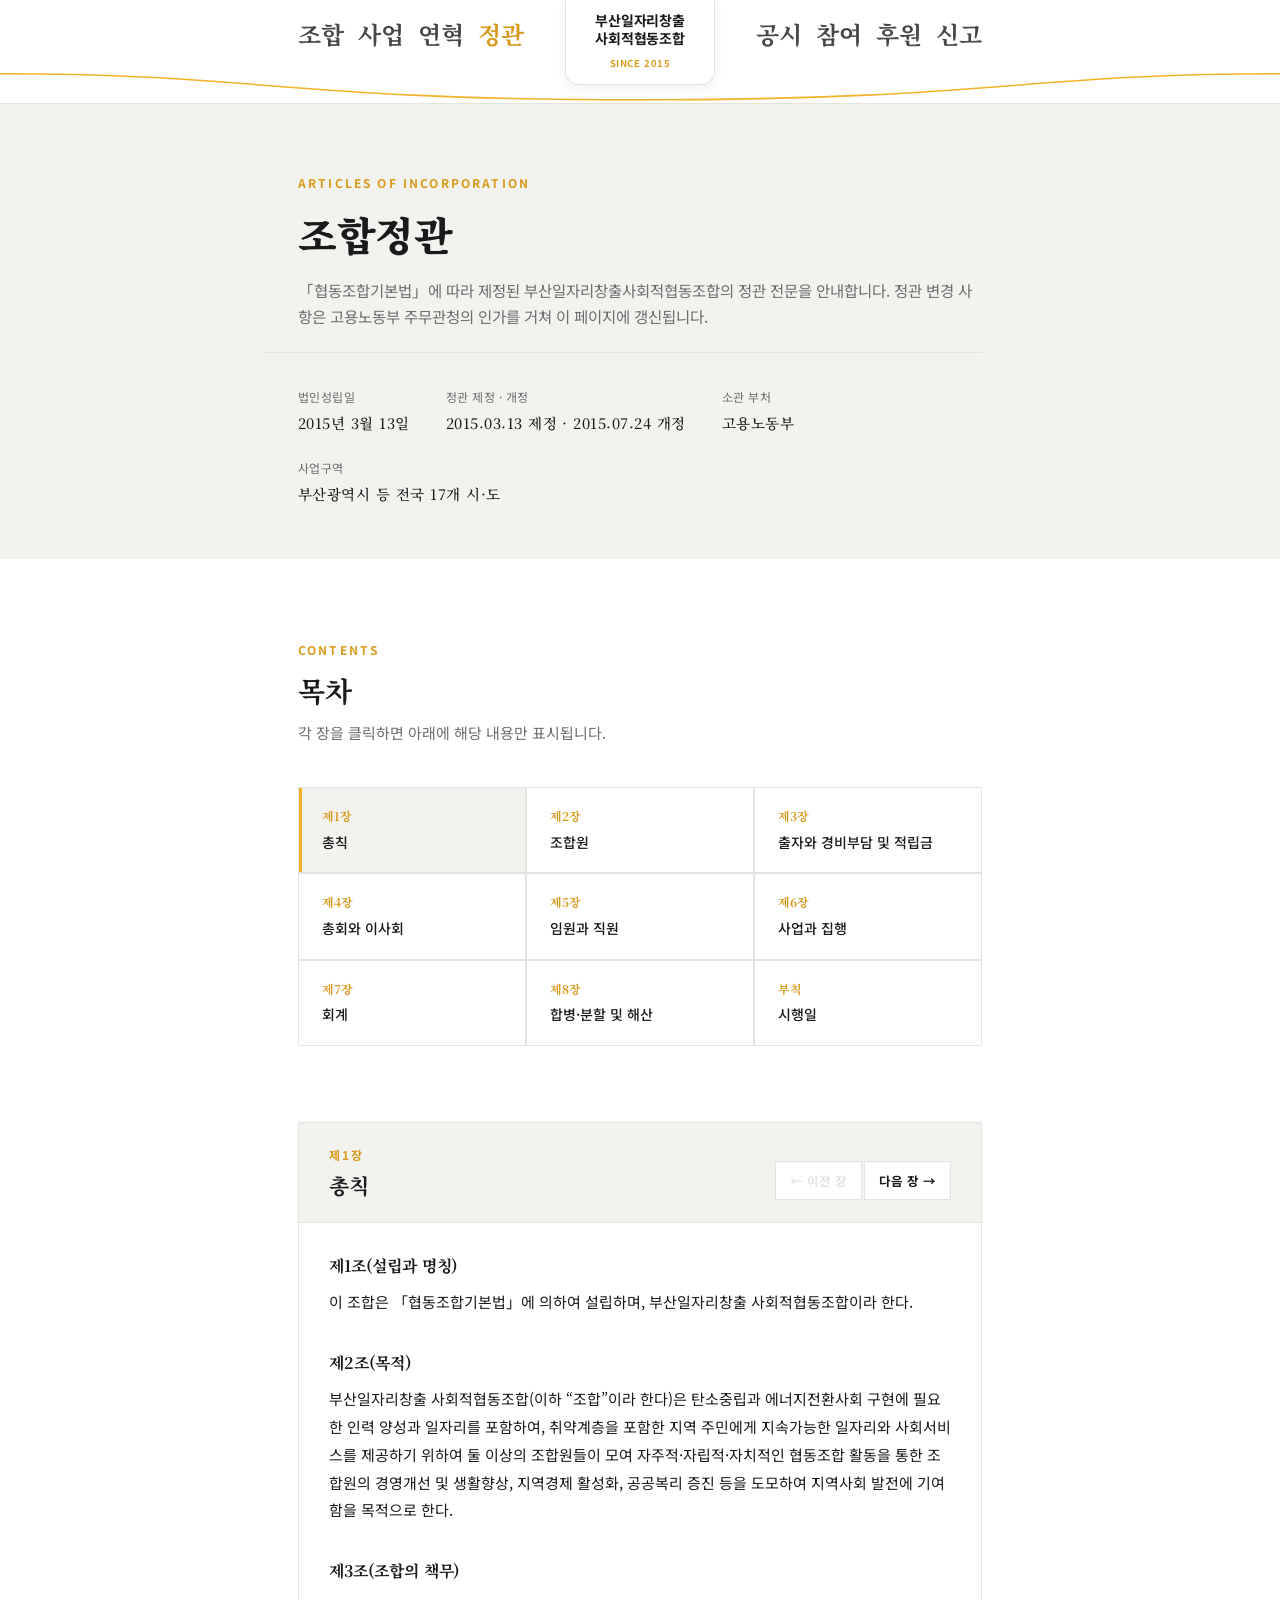
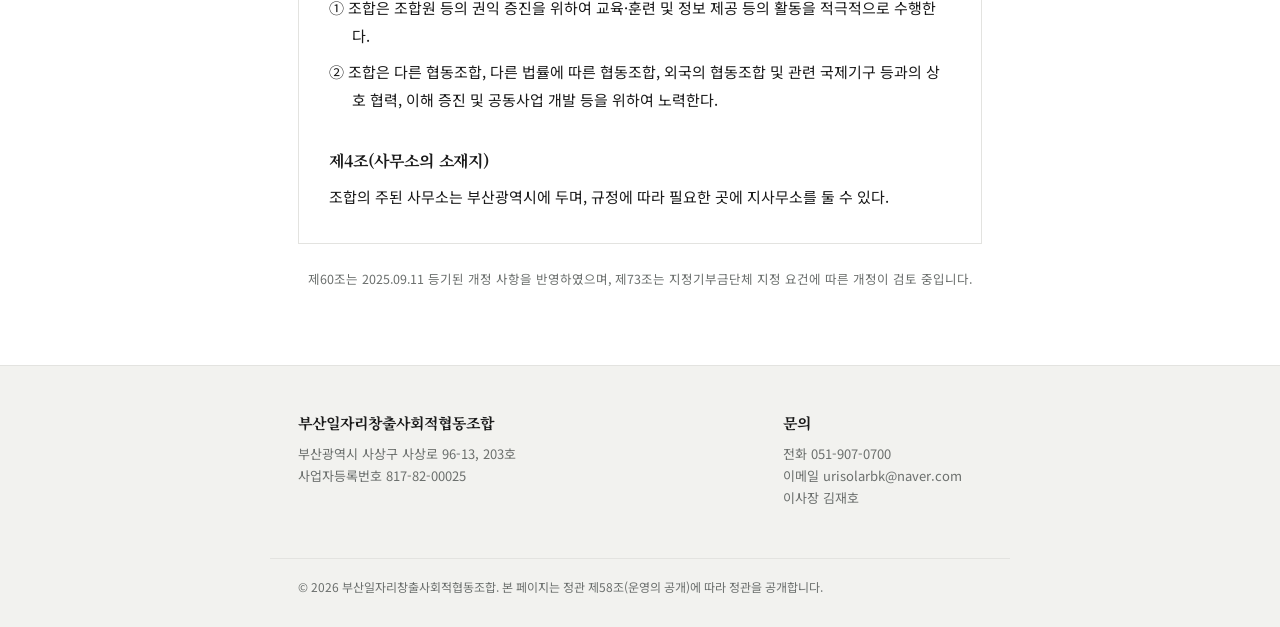
<file: articles.html>
<!DOCTYPE html>
<html lang="ko">
<head>
<meta charset="UTF-8">
<meta name="viewport" content="width=device-width, initial-scale=1.0">
<title>조합정관 | 부산일자리창출사회적협동조합</title>
<meta name="description" content="부산일자리창출사회적협동조합 정관 전문(全文) 공시 페이지입니다.">
<meta property="og:type" content="website">
<meta property="og:site_name" content="부산일자리창출사회적협동조합">
<meta property="og:title" content="정관 | 부산일자리창출사회적협동조합">
<meta property="og:description" content="부산일자리창출사회적협동조합 정관 전문(全文) 공시 페이지입니다.">
<meta property="og:url" content="https://bsjob2015.github.io/bsjob2015/articles.html">
<meta property="og:image" content="https://bsjob2015.github.io/bsjob2015/og-image.png">
<meta property="og:locale" content="ko_KR">
<link rel="preconnect" href="https://fonts.googleapis.com">
<link href="https://fonts.googleapis.com/css2?family=Noto+Serif+KR:wght@500;700;900&family=Noto+Sans+KR:wght@400;500;700&display=swap" rel="stylesheet">
<link rel="stylesheet" href="style.css">
</head>
<body>

<header class="header-shell">
  <div class="nav-row">
    <nav class="nav-left"><ul>
      <li><a href="index.html#about">조합</a></li>
      <li><a href="index.html#business">사업</a></li>
      <li><a href="history.html">연혁</a></li>
      <li><a href="#toc" class="active">정관</a></li>
    </ul></nav>
    <div class="brand-spacer"></div>
    <nav class="nav-right"><ul>
      <li><a href="disclosure.html">공시</a></li>
      <li><a href="participate.html">참여</a></li>
      <li><a href="donate.html">후원</a></li>
      <li><a href="index.html#report">신고</a></li>
    </ul></nav>
  </div>
  <div class="wave-wrap">
    <svg viewBox="0 0 1440 64" preserveAspectRatio="none">
      <path d="M0,0 L1440,0 L1440,9 C1150,9 1120,58 720,58 C320,58 290,9 0,9 Z" fill="var(--paper)"/>
      <path d="M0,9 C290,9 320,58 720,58 C1120,58 1150,9 1440,9" fill="none" stroke="var(--amber)" stroke-width="3"/>
    </svg>
  </div>
  <div class="brand-tab">
    <a href="index.html"><span class="bn">부산일자리창출<br>사회적협동조합</span></a>
    <span class="bs">SINCE 2015</span>
  </div>
</header>

<section class="page-hero">
  <div class="wrap">
    <span class="eyebrow">Articles of Incorporation</span>
    <h1>조합정관</h1>
    <p>「협동조합기본법」에 따라 제정된 부산일자리창출사회적협동조합의 정관 전문을 안내합니다. 정관 변경 사항은 고용노동부 주무관청의 인가를 거쳐 이 페이지에 갱신됩니다.</p>
    <div class="hero-meta">
      <div>법인성립일<strong>2015년 3월 13일</strong></div>
      <div>정관 제정 · 개정<strong>2015.03.13 제정 · 2015.07.24 개정</strong></div>
      <div>소관 부처<strong>고용노동부</strong></div>
      <div>사업구역<strong>부산광역시 등 전국 17개 시·도</strong></div>
    </div>
  </div>
</section>

<section id="toc-section">
  <div class="wrap">
    <div class="section-head">
      <span class="eyebrow">Contents</span>
      <h2>목차</h2>
      <p>각 장을 클릭하면 아래에 해당 내용만 표시됩니다.</p>
    </div>
    <div class="toc-grid" id="toc"><a class="toc-item" href="#ch1" data-chapter="ch1"><span class="toc-num">제1장</span><span class="toc-title">총칙</span></a><a class="toc-item" href="#ch2" data-chapter="ch2"><span class="toc-num">제2장</span><span class="toc-title">조합원</span></a><a class="toc-item" href="#ch3" data-chapter="ch3"><span class="toc-num">제3장</span><span class="toc-title">출자와 경비부담 및 적립금</span></a><a class="toc-item" href="#ch4" data-chapter="ch4"><span class="toc-num">제4장</span><span class="toc-title">총회와 이사회</span></a><a class="toc-item" href="#ch5" data-chapter="ch5"><span class="toc-num">제5장</span><span class="toc-title">임원과 직원</span></a><a class="toc-item" href="#ch6" data-chapter="ch6"><span class="toc-num">제6장</span><span class="toc-title">사업과 집행</span></a><a class="toc-item" href="#ch7" data-chapter="ch7"><span class="toc-num">제7장</span><span class="toc-title">회계</span></a><a class="toc-item" href="#ch8" data-chapter="ch8"><span class="toc-num">제8장</span><span class="toc-title">합병·분할 및 해산</span></a><a class="toc-item" href="#addendum" data-chapter="addendum"><span class="toc-num">부칙</span><span class="toc-title">시행일</span></a></div>
  </div>
</section>

<section id="doc" style="padding-top:0;">
  <div class="wrap doc-body">
    <div class="doc-frame" id="docFrame">
      <div class="doc-frame-bar">
        <div>
          <span class="eyebrow" id="activeEyebrow">제1장</span>
          <h2 id="activeTitle">총칙</h2>
        </div>
        <div class="doc-frame-nav">
          <button type="button" class="frame-nav-btn" id="prevChapterBtn">← 이전 장</button>
          <button type="button" class="frame-nav-btn" id="nextChapterBtn">다음 장 →</button>
        </div>
      </div>
      <div class="doc-scroll" id="docScroll">
        <div class="panel" id="panel-ch1" data-label="제1장" data-title="총칙">
<article class="article" id="jo1">
<h3>제1조(설립과 명칭)</h3>
<p class="plain">이 조합은 「협동조합기본법」에 의하여 설립하며, 부산일자리창출 사회적협동조합이라 한다.</p>
</article>
<article class="article" id="jo2">
<h3>제2조(목적)</h3>
<p class="plain">부산일자리창출 사회적협동조합(이하 “조합”이라 한다)은 탄소중립과 에너지전환사회 구현에 필요한 인력 양성과 일자리를 포함하여, 취약계층을 포함한 지역 주민에게 지속가능한 일자리와 사회서비스를 제공하기 위하여 둘 이상의 조합원들이 모여 자주적·자립적·자치적인 협동조합 활동을 통한 조합원의 경영개선 및 생활향상, 지역경제 활성화, 공공복리 증진 등을 도모하여 지역사회 발전에 기여함을 목적으로 한다.</p>
</article>
<article class="article" id="jo3">
<h3>제3조(조합의 책무)</h3>
<p class="clause">① 조합은 조합원 등의 권익 증진을 위하여 교육·훈련 및 정보 제공 등의 활동을 적극적으로 수행한다.</p><p class="clause">② 조합은 다른 협동조합, 다른 법률에 따른 협동조합, 외국의 협동조합 및 관련 국제기구 등과의 상호 협력, 이해 증진 및 공동사업 개발 등을 위하여 노력한다.</p>
</article>
<article class="article" id="jo4">
<h3>제4조(사무소의 소재지)</h3>
<p class="plain">조합의 주된 사무소는 부산광역시에 두며, 규정에 따라 필요한 곳에 지사무소를 둘 수 있다.</p>
</article>
<article class="article" id="jo5">
<h3>제5조(사업구역)</h3>
<p class="plain">조합의 사업구역은 부산광역시, 서울특별시, 인천광역시, 대구광역시, 광주광역시, 대전광역시, 울산광역시, 세종특별자치시, 경기도, 강원도, 충청북도, 충청남도, 전라북도, 전라남도, 경상북도, 경상남도, 제주특별자치도로 한다.</p>
</article>
<article class="article" id="jo6">
<h3>제6조(공고방법)</h3>
<p class="clause">① 조합의 공고는 주된 사무소의 게시판(지사무소의 게시판을 포함한다)에 게시하고, 필요하다고 인정하는 때에는 부산광역시에서 발간되는 일간신문 또는 중앙일간지에 게재할 수 있다.</p><p class="clause">② 제1항의 공고기간은 7일 이상으로 하며, 조합원의 이해에 중대한 영향을 미칠 수 있는 내용에 대하여는 공고와 함께 서면으로 조합원에게 통지하여야 한다.</p>
</article>
<article class="article" id="jo7">
<h3>제7조(통지 및 최고방법)</h3>
<p class="plain">조합원에 대한 통지 및 최고는 조합원명부에 기재된 주소지로 하고, 통지 및 최고기간은 7일 이상으로 한다. 다만, 조합원이 따로 연락받을 연락처를 지정하였을 때에는 그곳으로 한다.</p>
</article>
<article class="article" id="jo8">
<h3>제8조(공직선거 관여 금지)</h3>
<p class="clause">① 조합은 공직선거에 있어서 특정 정당을 지지·반대하거나 특정인을 당선되도록 하거나 당선되지 아니하도록 하는 일체의 행위를 하여서는 아니 된다.</p><p class="clause">② 누구든지 조합을 이용하여 제1항에 따른 행위를 하여서는 아니 된다.</p>
</article>
<article class="article" id="jo9">
<h3>제9조(규약 또는 규정)</h3>
<p class="plain">조합의 운영 및 사업실시에 관하여 필요한 사항으로서 이 정관으로 정한 것을 제외하고는 규약 또는 규정으로 정할 수 있다.</p>
</article>
</div>
<div class="panel" id="panel-ch2" data-label="제2장" data-title="조합원">
<article class="article" id="jo10">
<h3>제10조(조합원의 자격 및 유형)</h3>
<p class="clause">① 조합의 설립목적에 동의하고 조합원으로서 의무를 다하고자 하는 자는 조합원이 될 수 있다.</p><p class="clause">② 조합원의 유형은 다음 각 호와 같다.</p><ol class="item-list"><li>생산자조합원: 조합의 생산활동 등에 함께 참여하는 자</li><li>소비자조합원: 조합의 재화나 서비스를 이용하는 자</li><li>직원조합원: 조합에 고용된 자</li><li>자원봉사자조합원: 조합에 무상으로 필요한 서비스 등을 제공하는 자</li><li>후원자조합원: 조합에 필요한 물품 등을 기부하거나 자금 등을 후원하는 자</li></ol>
</article>
<article class="article" id="jo11">
<h3>제11조(조합원의 가입)</h3>
<p class="clause">① 조합원의 자격을 가진 자가 조합에 가입하고자 할 때에는 가입신청서를 제출하여야 한다.</p><p class="clause">② 조합은 제1항에 따른 신청서가 접수되면 신청인의 자격을 확인하고 가입의 가부를 결정하여 신청서를 접수한 날부터 2주 이내에 신청인에게 서면 또는 전화 등의 방법으로 통지하여야 한다.</p><p class="clause">③ 제2항의 규정에 따라 가입의 통지를 받은 자는 조합에 가입할 자격을 가지며 납입하기로 한 출자좌수에 대한 금액을 지정한 기일 내에 조합에 납부함으로써 조합원이 된다.</p><p class="clause">④ 조합은 정당한 사유없이 조합원의 자격을 갖추고 있는 자에 대하여 가입을 거절하거나 가입에 관하여 다른 조합원보다 불리한 조건을 붙일 수 없다.</p>
</article>
<article class="article" id="jo12">
<h3>제12조(조합원의 고지의무)</h3>
<p class="plain">조합원은 제11조제1항에 따라 제출한 가입신청서의 기재사항에 변경이 있을 때 또는 조합원의 자격을 상실하였을 때에는 지체 없이 조합에 이를 고지하여야 한다.</p>
</article>
<article class="article" id="jo13">
<h3>제13조(조합원의 책임)</h3>
<p class="plain">조합원의 책임은 납입한 출자액을 한도로 한다.</p>
</article>
<article class="article" id="jo14">
<h3>제14조(탈퇴)</h3>
<p class="clause">① 조합원은 탈퇴하고자 하는 날의 30일 전에 예고하고 조합을 탈퇴할 수 있다.</p><p class="clause">② 조합원은 다음 각 호의 어느 하나에 해당하는 때에는 당연히 탈퇴된다.</p><ol class="item-list"><li>조합원 지위의 양도 등 조합원으로서의 자격을 상실한 경우</li><li>사망한 경우</li><li>파산한 경우</li><li>후견선고를 받은 경우</li><li>조합원인 법인이 해산한 경우</li></ol>
</article>
<article class="article" id="jo15">
<h3>제15조(제명)</h3>
<p class="clause">① 조합은 조합원이 다음 각 호의 어느 하나에 해당하면 총회의 의결을 얻어 제명할 수 있다.</p><ol class="item-list"><li>1년 이상 계속해서 조합의 시설 또는 사업을 이용하지 아니한 경우</li><li>출자금 및 경비의 납입 등 조합에 대한 의무를 이행하지 아니한 경우</li><li>조합의 사업과 관련된 법령·행정처분·정관 및 규정을 위반한 경우</li><li>고의 또는 중대한 과실로 조합의 사업을 방해하거나 신용을 상실하게 하는 행위를 한 경우</li></ol><p class="clause">② 조합은 제1항에 따라 조합원을 제명하고자 할 때에는 총회 개최 10일 전에 그 조합원에게 제명의 사유를 알리고 총회에서 의견을 진술할 기회를 주어야 한다.</p><p class="clause">③ 제2항에 따른 의견진술의 기회를 주지 아니하고 행한 총회의 제명 의결은 해당 조합원에게 효력이 없다.</p><p class="clause">④ 조합은 제명결의가 있었을 때에 제명된 조합원에게 제명이유를 서면으로 통지하여야 한다.</p>
</article>
<article class="article" id="jo16">
<h3>제16조(탈퇴·제명조합원의 출자금환급청구권)</h3>
<p class="clause">① 조합을 탈퇴하거나 조합으로부터 제명된 조합원은 출자금의 환급을 청구할 수 있다.</p><p class="clause">② 조합은 탈퇴 조합원이 조합에 대한 채무를 다 갚을 때까지는 제1항에 따른 출자금의 환급을 정지할 수 있다. 다만, 탈퇴하거나 제명된 조합원이 조합에 대하여 채무가 있을 때에는 제1항에 따른 환급금과 상계할 수 있다.</p><p class="clause">③ 제1항에 따른 청구권을 탈퇴하거나 제명된 날부터 2년간 행사하지 아니하면 소멸된다.</p><p class="clause">④ 제1항에 따른 청구권은 탈퇴하거나 제명된 당시 연도의 다음 회계연도부터 청구할 수 있다.</p>
</article>
<article class="article" id="jo17">
<h3>제17조(탈퇴조합원의 손실액 부담)</h3>
<p class="clause">① 탈퇴한 조합원의 출자금 환급분을 계산할 때 이 조합의 재산으로 그 채무를 다 갚을 수 없는 경우에는 탈퇴한 조합원은 납입의무를 이행하지 아니한 출자액의 범위에서 그간 부담하여야 할 손실액을 납입한다.</p><p class="clause">② 제1항에 따른 손실액의 납입 청구에 관하여는 제16조제3항을 준용한다.</p>
</article>
</div>
<div class="panel" id="panel-ch3" data-label="제3장" data-title="출자와 경비부담 및 적립금">
<article class="article" id="jo18">
<h3>제18조(출자)</h3>
<p class="clause">① 조합원은 1좌 이상의 출자를 하여야 하며 출자 1좌의 금액은 금 10만원(100,000원)으로 한다.</p><p class="clause">② 한 조합원의 출자좌수는 총 출자좌수의 100분의 30을 넘어서는 아니 된다.</p><p class="clause">③ 출자금은 일시에 납입한다. 다만, 불가피할 경우에는 2회로 나누어 납입할 수 있다.</p><p class="clause">④ 제3항 단서의 경우 출자 제1회의 납입금액은 출자금액의 2분의 1로 하고, 제2회 납입일자는 제1회 출자납입일로부터 6개월 이내로 한다.</p><p class="clause">⑤ 조합에 납입할 출자금은 조합에 대한 채권과 상계하지 못한다.</p><p class="clause">⑥ 출자는 현물로도 할 수 있고, 현물출자의 경우 규약이 정하는 바에 따라 출자액을 계산한다. 이 경우 현물출자자는 출자의 납입기일에 출자의 목적인 재산의 전부를 조합 또는 조합에서 지정한 장소에 납입하여야 한다.</p>
</article>
<article class="article" id="jo19">
<h3>제19조(출자증서등의 교부)</h3>
<p class="clause">① 조합의 이사장은 조합원이 제18조의 규정에 의하여 최초 출자금을 납입한 때 및 조합원이 요구할 때에는 다음 각 호의 사항을 적은 출자증서 또는 출자를 확인할 수 있는 증표에 기명날인하여 조합원에게 발급하여야 한다.</p><ol class="item-list"><li>조합의 명칭</li><li>조합원의 성명 또는 명칭</li><li>조합 가입 연월일</li><li>출자금의 납입 연월일</li><li>출자금액 또는 출자좌수</li><li>발행 연월일</li></ol><p class="clause">② 조합의 이사장은 매년 정기총회 7일 전까지 조합원의 출자금액 변동상황을 조합원에게 알려주어야 한다. 이 경우 우편, 전자메일, 팩스, 휴대폰 문자 등을 이용하여 통지할 수 있다.</p>
</article>
<article class="article" id="jo20">
<h3>제20조(출자금등의 양도와 취득금지)</h3>
<p class="clause">① 조합원 지위의 양도 또는 조합원 출자금의 양도는 총회의 의결을 받아야 한다.</p><p class="clause">② 조합원이 아닌 자가 출자금을 양수하려고 할 때에는 가입의 예에 따른다.</p><p class="clause">③ 출자금의 양수인은 그 출자금에 관하여 양도인의 권리의무를 승계한다.</p><p class="clause">④ 조합원은 출자금을 공유하지 못한다.</p><p class="clause">⑤ 조합은 조합원의 출자금을 취득하거나 이를 질권의 목적으로 하여서는 아니된다.</p>
</article>
<article class="article" id="jo21">
<h3>제21조(출자금액의 감소의결)</h3>
<p class="clause">① 조합은 부득이한 사유가 있을 때에는 조합원의 신청에 의하여 출자좌수를 감소할 수 있다.</p><p class="clause">② 조합은 출자 1좌의 금액 또는 출자좌수의 감소(이하 “출자감소”라 한다)를 총회에서 의결한 경우에는 그 의결을 한 날부터 14일 이내에 대차대조표를 작성한다.</p><p class="clause">③ 조합은 제1항에 따른 의결을 한 날부터 14일 이내에 채권자에 대하여 이의가 있으면 조합의 주된 사무소에 이를 서면으로 진술하라는 취지를 공고하고, 이미 알고 있는 채권자에게는 개별적으로 최고하여야 한다.</p><p class="clause">④ 제3항에 따른 이의신청 기간은 30일 이상으로 한다.</p><p class="clause">⑤ 그 밖의 출자감소 절차와 방법에 관하여는 별도의 규약으로 정할 수 있다.</p>
</article>
<article class="article" id="jo22">
<h3>제22조(출자감소 의결에 대한 채권자의 이의)</h3>
<p class="clause">① 채권자가 제21조의 이의신청 기간에 출자감소에 관한 의결에 대하여 이의를 신청하지 아니하면 출자감소를 승인한 것으로 본다.</p><p class="clause">② 채권자가 이의를 신청하면 조합은 채무를 변제하거나 상당한 담보를 제공하여야 한다.</p>
</article>
<article class="article" id="jo23">
<h3>제23조(경비 및 사용료와 수수료)</h3>
<p class="clause">① 조합은 사업운영을 위하여 조합원 및 조합의 사업을 이용하는 자에게 다음 각 호의 경비 및 사용료와 수수료를 부과 및 징수할 수 있다.</p><ol class="item-list"><li>기본회비</li><li>신규사업 및 상호부조할 목적으로 조합원에게 징수하는 특별회비</li><li>조합소유 자산사용료</li><li>사업대행 및 컨설팅수수료</li></ol><p class="clause">② 제1항에 따른 경비 및 사용료와 수수료의 부과대상, 부과금액, 부과방법, 징수시기와 징수방법은 규약으로 정한다.</p><p class="clause">③ 조합원은 제1항에 따른 경비 및 사용료와 수수료를 납입할 때 조합에 대한 채권과 상계할 수 없다.</p><p class="clause">④ 제2항의 부과금에 있어서 조합원등에 대한 부과금액의 산정기준 사항에 변경이 있어도 이미 부과한 금액은 변경하지 못한다.</p>
</article>
<article class="article" id="jo24">
<h3>제24조(과태금)</h3>
<p class="clause">① 조합은 조합원이 출자금 또는 경비 등의 납부를 그 기한까지 이행하지 아니하는 경우에는 과태금을 징수할 수 있다.</p><p class="clause">② 조합원은 제1항에 따른 과태금을 조합에 대한 채권과 상계할 수 없다.</p><p class="clause">③ 과태금의 금액 및 징수방법은 규약으로 정한다.</p>
</article>
<article class="article" id="jo25">
<h3>제25조(법정적립금)</h3>
<p class="clause">① 조합은 매 회계연도 결산의 결과 잉여금이 있는 때에는 해당 회계연도 말 출자금 납입총액의 3배가 될 때까지 잉여금의 100분의 30 이상을 적립하여야 한다.</p><p class="clause">② 제1항의 법정적립금은 손실금의 보전에 충당하거나 해산하는 경우 외에는 사용하여서는 아니 된다.</p>
</article>
<article class="article" id="jo26">
<h3>제26조(임의적립금)</h3>
<p class="clause">① 조합은 매 회계연도의 잉여금에서 제25조에 따른 법정적립금을 빼고 나머지가 있을 때에는 총회에서 결정하는 바에 따라 매 회계연도 잉여금의 100분의 10 이상을 임의적립금으로 적립할 수 있다.</p><p class="clause">② 임의적립금은 총회에서 결정하는 바에 따라 사업준비금, 사업개발비, 교육 등 특수목적을 위하여 지출할 수 있다.</p>
</article>
</div>
<div class="panel" id="panel-ch4" data-label="제4장" data-title="총회와 이사회">
<article class="article" id="jo27">
<h3>제27조(총회)</h3>
<p class="clause">① 조합은 총회를 둔다.</p><p class="clause">② 총회는 정기총회와 임시총회로 구분한다.</p><p class="clause">③ 총회는 조합원으로 구성하며, 이사장이 그 의장이 된다.</p>
</article>
<article class="article" id="jo28">
<h3>제28조(대의원총회)</h3>
<p class="clause">① 조합원의 수가 200인을 초과하는 경우 총회에 갈음할 대의원 총회를 둘 수 있다.</p><p class="clause">② 대의원은 조합원 중에서 제10조제2항의 조합원 유형에 따라 각각 선출한다. 다만, 선출할 대의원 수는 이사회에서 정한다.</p><p class="clause">③ 대의원의 의결권 및 선거권은 대리인으로 하여금 행사하게 할 수 없다.</p><p class="clause">④ 대의원의 정수는 조합원 총수의 100분의 10명 이상으로 하며 임기는 1년으로 한다.</p><p class="clause">⑤ 결원으로 인하여 선출된 대의원의 임기는 전임자 임기의 남은 기간으로 한다.</p><p class="clause">⑥ 대의원은 조합원의 선거를 통하여 선출하며, 선거방법에 관한 사항은 선거관리규정으로 정한다.</p><p class="clause">⑦ 대의원총회에 관하여는 총회에 관한 사항을 준용하며, 이 경우 “조합원”은 “대의원”으로 본다.</p><p class="clause">⑧ 대의원총회는 조합의 합병, 분할 및 해산에 관한 사항은 의결할 수 없다.</p>
</article>
<article class="article" id="jo29">
<h3>제29조(대의원의 의무 및 자격상실)</h3>
<p class="clause">① 대의원은 성실히 대의원총회에 출석하고, 그 의결에 참여하여야 한다.</p><p class="clause">② 대의원총회는 대의원이 다음 각 호의 어느 하나에 해당하는 행위를 할 때에는 그 의결로 대의원자격을 상실하게 할 수 있다. 이 경우 해당 대의원에게 서면으로 자격상실 이유를 의결일 7일 전까지 통지하고, 총회 또는 대의원총회에서 의견을 진술할 기회를 주어야 한다.</p><ol class="item-list"><li>대의원총회 소집통지서를 받고 정당한 사유 없이 계속하여 3회 이상 출석하지 아니하거나 대의원총회에 출석하여 같은 안건에 대한 의결에 2회 이상 참가하지 아니한 경우</li><li>부정한 방법으로 대의원총회의 의사를 방해한 경우</li><li>고의 또는 중대한 과실로 이 조합의 명예 또는 신용을 훼손시킨 경우</li></ol>
</article>
<article class="article" id="jo30">
<h3>제30조(정기총회)</h3>
<p class="plain">정기총회는 매년 1회 회계연도 종료 후 2개월 이내에 이사장이 소집한다.</p>
</article>
<article class="article" id="jo31">
<h3>제31조(임시총회)</h3>
<p class="clause">① 임시총회는 다음 각 호의 어느 하나에 해당하는 경우에 이사장이 소집한다.</p><ol class="item-list"><li>이사장 및 이사회가 필요하다고 인정할 때</li><li>조합원이 조합원 5분의 1 이상의 동의를 받아 소집의 목적과 이유를 적은 서면을 제출하여 이사장에게 소집을 청구한 때</li><li>감사가 조합의 재산상황이나 업무집행에 부정한 사실이 있는 것을 발견하고 그 내용을 총회에 신속히 보고할 필요가 있다고 인정하여 이사장에게 소집을 청구한 때</li></ol><p class="clause">② 이사장은 제1항 제2호(제57조 규정에 따른 해임 요구를 포함한다) 및 제3호의 청구를 받으면 정당한 사유가 없는 한 2주 이내에 소집절차를 밟아야 한다.</p><p class="clause">③ 제1항 제2호 및 제3호의 규정에 의하여 총회의 소집을 청구하였으나 총회를 소집할 자가 없거나 그 청구가 있은 날부터 2주 이내에 이사장이 총회의 소집 절차를 밟지 아니한 때에는 감사가 7일 이내에 소집절차를 밟아야 한다. 이 경우 감사가 의장의 직무를 수행한다.</p><p class="clause">④ 감사가 제3항의 기한 이내에 총회의 소집절차를 밟지 아니하거나 소집할 수 없는 경우에는 제1항 제2호의 규정에 의하여 총회의 소집을 청구한 조합원의 대표가 이를 소집한다. 이 경우 조합원의 대표가 의장의 직무를 수행한다.</p>
</article>
<article class="article" id="jo32">
<h3>제32조(총회의 소집절차)</h3>
<p class="clause">① 이사장은 총회 개최 7일 전까지 회의목적·안건·일시 및 장소를 정하여 우편 또는 전자메일 등으로 각 조합원에게 통지하여야 한다.</p><p class="clause">② 이사장이 궐위 또는 부득이한 사유로 총회를 소집할 수 없는 때에는 제52조에서 정하고 있는 순으로 이를 소집한다.</p>
</article>
<article class="article" id="jo33">
<h3>제33조(총회의 의결사항)</h3>
<p class="clause">다음 각 호의 사항은 총회의 의결을 얻어야 한다.</p><ol class="item-list"><li>정관의 변경</li><li>규약의 제정과 변경 또는 폐지</li><li>임원의 선출과 해임</li><li>사업계획 및 예산의 승인</li><li>결산보고서(사업보고서, 대차대조표, 손익계산서, 잉여금처분안 또는 손실금처리안 등을 말한다. 이하 같다)의 승인</li><li>감사보고서의 승인</li><li>조합의 합병, 분할, 해산 또는 휴업</li><li>조합원의 제명</li><li>탈퇴 조합원(제명된 조합원을 포함한다)에 대한 출자금 환급</li><li>그 밖에 이사장 또는 이사회가 필요하다고 인정하는 사항</li></ol>
</article>
<article class="article" id="jo34">
<h3>제34조(총회의 의사)</h3>
<p class="clause">① 총회의 의사는 법령상 다른 규정이 있는 경우를 제외하고는 총 조합원 과반수의 출석으로 개회하고 출석조합원 과반수의 찬성으로 의결한다.</p><p class="clause">② 제1항의 규정에 의한 총회의 개의 정족수 미달로 총회가 유회된 때에는 이사장은 20일 이내에 다시 총회를 소집하여야 한다.</p><p class="clause">③ 총회는 제32조에 따라 미리 통지한 사항에 한하여 의결할 수 있다. 다만, 긴급을 요하여 총 조합원의 3분의 2 이상의 출석과 출석조합원 3분의 2 이상의 찬성이 있는 때에는 그러하지 아니하다.</p><p class="clause">④ 총회에서 조합과 조합원간의 이익이 상반되는 사항에 대하여 의결을 행할 때에는 해당 조합원은 의결에 참가하지 못한다.</p>
</article>
<article class="article" id="jo35">
<h3>제35조(합병·분할 및 해산등의 의결)</h3>
<p class="clause">다음 각 호의 사항은 조합원 과반수의 출석과 출석조합원 3분의 2 이상의 찬성으로 의결한다.</p><ol class="item-list"><li>정관의 변경</li><li>조합의 합병·분할·해산 또는 휴업</li><li>조합원의 제명</li><li>탈퇴 조합원(제명된 조합원을 포함한다)에 대한 출자금 환급</li></ol>
</article>
<article class="article" id="jo36">
<h3>제36조(의결권 및 선거권)</h3>
<p class="clause">① 조합원은 출자좌수에 관계없이 각각 1개의 의결권과 선거권을 갖는다.</p><p class="clause">② 조합원은 대리인으로 하여금 의결권 및 선거권을 행사하게 할 수 있다. 이 경우 그 조합원은 출석한 것으로 본다.</p><p class="clause">③ 제37조의 자격을 갖춘 대리인이 의결권 또는 선거권을 행사할 때에는 대리권을 증명하는 서면을 의결권 또는 선거권을 행사하기 전에 조합이 정하는 양식에 따라 미리 제출하여야 한다.</p>
</article>
<article class="article" id="jo37">
<h3>제37조(대리인이 될 자격)</h3>
<p class="plain">전조 제2항에 따른 대리인은 다른 조합원 또는 본인과 동거하는 가족(조합원의 배우자, 조합원 또는 그 배우자의 직계 존속·비속과 형제자매, 조합원의 직계 존속·비속 및 형제자매의 배우자를 말한다)이어야 하며, 대리인이 대리할 수 있는 조합원의 수는 1인에 한한다.</p>
</article>
<article class="article" id="jo38">
<h3>제38조(총회의 의사록)</h3>
<p class="clause">① 총회의 의사에 관하여 의사록을 작성하여야 한다.</p><p class="clause">② 의사록에는 의사의 진행 상황과 그 결과를 적고 의장과 총회에서 선출한 조합원 3인 이상이 기명날인하거나 서명하여야 한다.</p>
</article>
<article class="article" id="jo39">
<h3>제39조(총회의 운영규약)</h3>
<p class="plain">정관에 규정하는 외에 총회의 운영에 관하여 필요한 사항은 총회운영규약으로 정한다.</p>
</article>
<article class="article" id="jo40">
<h3>제40조(총회의 회기연장)</h3>
<p class="clause">① 총회의 회기는 총회의 결의에 의하여 연장할 수 있다.</p><p class="clause">② 제1항의 규정에 의하여 속행된 총회는 제32조제1항의 규정을 적용하지 아니한다.</p>
</article>
<article class="article" id="jo41">
<h3>제41조(이사회)</h3>
<p class="clause">① 조합에 이사회를 두고, 이사회는 조합의 업무집행을 결정한다.</p><p class="clause">② 이사회는 이사장 및 이사로서 구성하고 이사장 1인 외 부이사장, 전무이사, 상무이사 등을 둘 수 있다.</p><p class="clause">③ 이사장은 이사회를 소집하고 그 의장이 된다.</p><p class="clause">④ 이사회의 소집은 회의일 7일전까지 회의의 목적, 안건, 일시 및 장소를 기재한 서면을 각 이사에게 통지하여야 한다. 다만 긴급을 요하여 이사회 구성원 과반수의 동의가 있을 때에는 소집절차를 생략할 수 있다.</p><p class="clause">⑤ 이사 3분의 1 이상 또는 감사 전원이 회의목적 사항과 회의 소집이유를 기재한 서류를 제출하고 이사회의 소집을 요구할 수 있다.</p><p class="clause">⑥ 이사장은 제5항의 요구가 있는 때에는 7일 이내에 이사회를 소집하여야 한다.</p>
</article>
<article class="article" id="jo42">
<h3>제42조(이사회의 의결사항)</h3>
<p class="clause">① 이사회는 다음 각 호의 사항을 의결한다.</p><ol class="item-list"><li>조합의 재산 및 업무집행에 관한 사항</li><li>총회의 소집과 총회에 상정할 의안</li><li>규정의 제정과 변경 및 폐지</li><li>사업계획 및 예산안 작성</li><li>간부 직원의 임면 승인</li><li>기본자산의 취득과 처분</li><li>그 밖에 조합의 운영에 중요한 사항 또는 이사장이 부의하는 사항</li></ol><p class="clause">② 이사회는 제60조 각 호의 사업을 수행하기 위하여 필요한 위원회를 설치 운영할 수 있다.</p><p class="clause">③ 제2항의 위원회 구성 및 운영에 관하여는 별도 규정으로 정한다.</p>
</article>
<article class="article" id="jo43">
<h3>제43조(이사회의 의사)</h3>
<p class="clause">① 이사회는 구성원 과반수의 출석으로 개회하고 출석이사 과반수의 찬성으로 의결한다.</p><p class="clause">② 이사의 개인 이익과 조합의 이익이 상반되는 사항이나 신분에 관련되는 사항에 관하여는 당해이사는 이사회의 의결에 관여할 수 없다.</p>
</article>
<article class="article" id="jo44">
<h3>제44조(이사회의 의사록)</h3>
<p class="plain">이사회의 의사에 관하여는 의사의 경과와 그 결과를 기재한 의사록을 작성하고 참석 이사 전원이 이에 기명날인하거나 서명하여야 한다.</p>
</article>
</div>
<div class="panel" id="panel-ch5" data-label="제5장" data-title="임원과 직원">
<article class="article" id="jo45">
<h3>제45조(임원의 정수)</h3>
<p class="clause">① 조합의 임원으로 이사장 1명을 포함한 3명 이상 10명 이내의 이사와 1명 이상 2명 이내의 감사를 둔다. 다만, 이사는 제10조제2항의 조합원 유형에 따라 다양한 이해관계자들로 구성하여야 한다.</p><p class="clause">② 제1항의 임원 중 이사회의 호선에 의해 상임임원을 둘 수 있다.</p>
</article>
<article class="article" id="jo46">
<h3>제46조(임원의 선임)</h3>
<p class="clause">① 이사 및 감사는 총회가 조합원 중에서 선출한다. 다만, 이사는 총수의 5분의 1의 범위 내에서, 감사는 총수의 2분의 1의 범위 내에서 이사회의 추천에 따라 조합원 외의 자를 선출할 수 있다.</p><p class="clause">② 이사장은 이사 중에서 총회에서 선출하고, 부이사장, 전무이사 및 상무이사는 이사회가 이사 중에서 호선한다.</p><p class="clause">③ 제1항, 제2항의 선거 방법, 절차 등에 관하여는 별도의 선거관리규정으로 정한다.</p>
</article>
<article class="article" id="jo47">
<h3>제47조(선거운동의 제한)</h3>
<p class="clause">① 누구든지 자기 또는 특정인을 조합의 임원 또는 대의원으로 당선되도록 하거나 당선되지 아니하도록 할 목적으로 다음 각 호의 어느 하나에 해당하는 행위를 할 수 없다.</p><ol class="item-list"><li>조합원(조합에 가입신청을 한 자를 포함한다. 이하 이 조에서 같다)이나 그 가족(조합원의 배우자, 조합원 또는 그 배우자의 직계 존속·비속과 형제자매, 조합원의 직계 존속·비속 및 형제자매의 배우자를 말한다. 이하 이 조에서 같다) 또는 조합원이나 그 가족이 설립·운영하고 있는 기관·단체·시설에 대한 다음 각 목의 어느 하나에 해당하는 행위<ol class="sub-list"><li>가. 금전·물품·향응이나 그 밖의 재산상의 이익을 제공하는 행위</li><li>나. 공사의 직을 제공하는 행위</li><li>다. 금전·물품·향응, 그 밖의 재산상의 이익이나 공사의 직을 제공하겠다는 의사표시 또는 그 제공을 약속하는 행위</li></ol></li><li>후보자가 되지 못하도록 하거나 후보자를 사퇴하게 할 목적으로 후보자가 되려는 사람이나 후보자에게 제1호 각 목에 규정된 행위를 하는 행위</li><li>제1호 또는 제2호의 이익이나 직을 제공받거나 그 제공의 의사표시를 승낙하는 행위 또는 그 제공을 요구하거나 알선하는 행위</li></ol><p class="clause">② 임원 또는 대의원이 되려는 사람은 후보자등록마감일의 다음날부터 선거일 전일까지의 선거운동기간을 제외하고는 선거운동을 위하여 조합원을 호별로 방문하거나 특정 장소에 모이게 할 수 없다.</p><p class="clause">③ 누구든지 조합의 임원 또는 대의원 선거와 관련하여 연설·벽보, 그 밖의 방법으로 거짓의 사실을 공표하거나 공연히 사실을 적시하여 후보자를 비방할 수 없다.</p><p class="clause">④ 누구든지 임원 또는 대의원 선거와 관련하여 다음 각 호의 방법 이외의 선거운동을 할 수 없다.</p><ol class="item-list"><li>선전 벽보의 부착</li><li>선거 공보의 배부</li><li>소형 인쇄물의 배부</li><li>합동 연설회 또는 공개 토론회의 개최</li><li>전화(문자메시지를 포함한다)·팩스·컴퓨터통신(전자우편을 포함한다)을 이용한 지지 호소</li></ol>
</article>
<article class="article" id="jo48">
<h3>제48조(선거관리위원회의 구성·운영)</h3>
<p class="clause">① 조합의 임원 및 대의원 선거사무를 공정하게 관리하기 위하여 본 조합에 선거관리위원회(이하 “위원회”라 한다)를 둘 수 있다.</p><p class="clause">② 위원회는 조합원 중에서 이사회의 의결을 거쳐 위원장 1인을 포함한 10명 이내의 위원으로 구성한다. 이 경우 당해 선거에 임원으로 후보등록한 자는 위원이 될 수 없다.</p><p class="clause">③ 위원의 위촉기간은 위촉일로부터 1년으로 하되 위원이 조합원자격을 상실한 때에는 위원의 직을 상실한다.</p><p class="clause">④ 위원장은 위원회를 대표하고 위원회를 소집하여 이를 주재한다.</p><p class="clause">⑤ 위원장은 중요한 사항에 대하여는 위원회에 부의하여 처리하여야 하며, 위원회는 구성원 과반수의 출석으로 개의하고 출석자 과반수의 찬성으로 의결한다.</p><p class="clause">⑥ 위원회는 다음 각 호의 사무를 관장한다.</p><ol class="item-list"><li>후보자의 자격심사</li><li>선거인 명부의 확정</li><li>후보자 추천의 유·무효 판정</li><li>선거공보의 작성과 선거운동방법 결정 및 계도</li><li>선거관리, 투표관리 및 개표관리</li><li>투표의 유·무효의 이의에 대한 판정</li><li>선거관련 분쟁의 조정</li><li>선거운동 제한규정 위반여부 심사 및 조치</li><li>당선인의 확정</li><li>그 밖에 선거에 필요한 사항</li></ol><p class="clause">⑦ 위원회는 의사의 진행상황 및 그 결과를 적은 의사록을 작성하고, 참석위원이 기명날인하여야 한다.</p><p class="clause">⑧ 위원은 선거관리사무를 행함에 있어 공정을 기하여야 한다.</p><p class="clause">⑨ 그 밖에 위원회의 기능·구성 및 운영 등에 관하여 필요한 사항은 선거관리규정으로 정할 수 있다.</p>
</article>
<article class="article" id="jo49">
<h3>제49조(임원등의 결격사유)</h3>
<p class="clause">① 다음 각 호의 어느 하나에 해당하는 자는 이 조합의 임원이 될 수 없다.</p><ol class="item-list"><li>피성년후견인</li><li>피한정후견인</li><li>파산선고를 받고 복권되지 아니한 사람</li><li>금고 이상의 실형을 선고받고 그 집행이 끝나거나(집행이 끝난 것으로 보는 경우를 포함한다) 집행이 면제된 날부터 3년이 지나지 아니한 사람</li><li>금고 이상의 형의 집행유예를 선고받고 그 유예기간 중에 있거나 유예기간이 끝난 날부터 2년이 지나지 아니한 사람</li><li>금고 이상의 형의 선고유예를 받고 그 선고유예기간 중에 있는 사람</li><li>법원의 판결 또는 다른 법률에 따라 자격이 상실 또는 정지된 사람</li></ol><p class="clause">② 제1항 각호의 사유가 발생하면 해당 임원은 당연히 퇴직한다.</p><p class="clause">③ 제2항에 따라 퇴직된 임원이 퇴직 전에 관여한 행위는 그 효력을 상실하지 아니한다.</p>
</article>
<article class="article" id="jo50">
<h3>제50조(임원의 임기)</h3>
<p class="clause">① 임원의 임기는 4년으로 한다.</p><p class="clause">② 임원은 연임할 수 있다. 다만, 이사장은 2차에 한하여 연임할 수 있다.</p><p class="clause">③ 결원으로 인하여 선출된 임원의 임기는 전임자의 임기종료일까지로 한다.</p>
</article>
<article class="article" id="jo51">
<h3>제51조(임직원의 겸직금지)</h3>
<p class="clause">① 이사장은 다른 조합의 이사장을 겸직할 수 없다.</p><p class="clause">② 이사장을 포함한 이사는 감사를 겸직할 수 없다.</p><p class="clause">③ 조합의 임직원은 국회의원 또는 지방의회의원을 겸직할 수 없다.</p><p class="clause">④ 임원 총수의 3분의 1을 초과하여 임원은 이 조합의 직원을 겸직할 수 없다. 다만, 조합원의 수가 10인 이하인 조합은 해당 기간 동안 그러하지 아니하다.</p>
</article>
<article class="article" id="jo52">
<h3>제52조(이사장 및 이사의 직무)</h3>
<p class="clause">① 이사장은 조합을 대표하고 이사회의 결정에 따라 조합의 업무를 집행한다.</p><p class="clause">② 이사는 이사장을 보좌하며 조합의 업무를 집행한다.</p><p class="clause">③ 이사장이 사고가 있을 때에는 부이사장, 전무이사, 상무이사, 이사, 감사의 순으로 그 직무를 대행하고 해당자가 2인 이상일 경우에는 연장자 순으로 한다.</p><p class="clause">④ 제3항의 경우와 이사장이 권한을 위임한 경우를 제외하고는 이사장이 아닌 이사는 조합을 대표할 수 없다.</p>
</article>
<article class="article" id="jo53">
<h3>제53조(감사의 직무)</h3>
<p class="clause">① 감사는 연 1회 이상 조합의 업무집행 상황, 재산상태, 장부 및 서류 등을 감사하여 총회에 보고하여야 한다. 반기별 감사보고서는 이사회에, 반기별 감사보고서를 종합한 종합감사보고서는 정기총회에 각각 제출하여야 한다.</p><p class="clause">② 감사는 예고 없이 조합의 장부나 서류를 대조 확인할 수 있다.</p><p class="clause">③ 감사는 이사장 및 이사가 법령·정관·규약·규정 또는 총회의 의결에 반하여 업무를 집행한 때에는 이사회에 그 시정을 요구하여야 한다.</p><p class="clause">④ 감사는 총회 또는 이사회에 출석하여 의견을 진술할 수 있다.</p><p class="clause">⑤ 제1항 및 제2항의 감사보고서 제출에 있어서 감사가 2인 이상인 경우 감사의 의견이 일치하지 아니할 경우에는 각각 의견을 제출할 수 있다.</p>
</article>
<article class="article" id="jo54">
<h3>제54조(감사의 대표권)</h3>
<p class="plain">조합이 이사장을 포함한 이사와 소송, 계약 등의 법률행위를 하는 때에는 감사가 조합을 대표한다.</p>
</article>
<article class="article" id="jo55">
<h3>제55조(임원의 의무와 책임)</h3>
<p class="clause">① 임원은 법령과 조합의 정관, 규약, 규정 및 총회와 이사회의 의결을 준수하고 조합을 위하여 성실히 그 직무를 수행하여야 한다.</p><p class="clause">② 임원이 법령 또는 정관을 위반하거나 그 임무를 게을리하여 조합에 손해를 가한 때에는 연대하여 그 손해를 배상하여야 한다.</p><p class="clause">③ 임원이 고의 또는 중대한 과실로 그 임무를 게을리하여 제3자에게 손해를 끼친 때에는 제3자에게 연대하여 그 손해를 배상하여야 한다.</p><p class="clause">④ 제2항 및 제3항의 행위가 이사회의 의결에 의한 것일 때에는 그 의결에 찬성한 이사도 제2항 및 제3항의 책임이 있다.</p><p class="clause">⑤ 제4항의 의결에 참가한 이사로서 명백한 반대의사를 표시하지 아니한 자는 그 의결에 찬성한 것으로 본다.</p><p class="clause">⑥ 제2항부터 제5항까지의 규정에 따른 구상권의 행사는 감사 및 이사에 대하여는 이사장이, 이사장에 대하여는 감사가, 전체 임원에 대하여는 조합원 5분의 1 이상의 동의를 받은 조합원 대표가 한다.</p>
</article>
<article class="article" id="jo56">
<h3>제56조(임원의 보수등)</h3>
<p class="clause">① 임원에 대하여 규정이 정하는 바에 따라 여비 등 조합업무와 관련된 비용을 실비 범위 내에서 지급할 수 있다.</p><p class="clause">② 상임임원에 대하여는 규정이 정하는 바에 따라 보수를 지급할 수 있다.</p>
</article>
<article class="article" id="jo57">
<h3>제57조(임원의 해임)</h3>
<p class="clause">① 조합원은 조합원 5분의 1 이상의 동의로 총회에 임원의 해임을 요구할 수 있다. 이 경우 해임의 사유를 서면으로 조합에 제출하여야 한다.</p><p class="clause">② 조합은 제1항에 따른 서면 제출이 있을 때에는 총회 개최 10일 전에 해당 임원에게 해임 이유를 서면으로 통보하고, 총회에서 의견을 진술할 기회를 주어야 한다.</p>
</article>
<article class="article" id="jo58">
<h3>제58조(운영의 공개)</h3>
<p class="clause">① 이사장은 결산결과의 공고 등 운영사항을 적극 공개하여야 한다.</p><p class="clause">② 이사장은 정관·규약·규정과 총회·이사회의 의사록, 회계장부 및 조합원 명부를 주된 사무소에 비치하여야 한다.</p><p class="clause">③ 결산보고서는 정기총회 7일 전까지 주된 사무소에 비치하여야 한다.</p><p class="clause">④ 조합원과 조합의 채권자는 이사장에게 제2항 및 제3항의 서류의 열람 또는 그 사본을 청구할 수 있다.</p><p class="clause">⑤ 이사장은 제4항의 청구가 있을 때에는 정당한 이유 없이 이를 거부하지 못한다.</p><p class="clause">⑥ 이사장은 결산일로부터 3개월 이내에 기획재정부 또는 사회적협동조합연합회의 홈페이지에 다음 각 호의 자료를 게재하여야 한다.</p><ol class="item-list"><li>정관, 규약, 규정</li><li>사업결산 보고서</li><li>총회, 대의원총회 및 이사회의 활동 상황</li><li>사업결과 보고서</li><li>소액대출 및 상호부조 사업현황</li></ol>
</article>
<article class="article" id="jo59">
<h3>제59조(직원의 임면 등)</h3>
<p class="clause">① 직원은 이사장이 임면한다. 다만, 간부직원은 이사회의 결의를 거쳐 이사장이 임면한다.</p><p class="clause">② 직원의 임면, 급여, 기타 직원에 관하여 필요한 사항은 규정으로 정한다.</p>
</article>
</div>
<div class="panel" id="panel-ch6" data-label="제6장" data-title="사업과 집행">
<article class="article" id="jo60">
<h3>제60조(사업의 종류) <span class="article-note done">2025.09.11 등기 반영</span></h3>
<p class="clause">① 이 조합은 「협동조합기본법」 제93조제1항에 따라 취약계층 사회서비스 제공형을 주된 사업유형으로 하며, 그 목적을 달성하기 위하여 다음 각 호의 사업을 주 사업으로 하여야 하고, 주 사업은 협동조합 전체 사업량의 100분의 40 이상으로 한다.</p><ol class="item-list"><li>조합원 및 취약계층 일자리 발굴 및 지원사업</li><li>취약계층의 자활교육 및 컨설팅사업</li><li>탄소중립 및 에너지전환사회에 필요한 취약계층 대상 직무역량 강화 및 사회서비스 제공을 위한 신재생에너지 발전사업</li><li>청년, 경력단절여성 등 취약계층의 교육·실습 기회를 제공하는 에너지 기반 직무훈련용 발전시설 운영 및 사회서비스 지원사업</li></ol><p class="clause">② 이 조합은 그 목적을 달성하기 위하여 다음 각 호의 사업을 기타 사업으로 할 수 있다.</p><ol class="item-list"><li>조합원에 대한 소액대출 사업</li><li>조합원에 대한 상호부조 사업</li><li>조합의 홍보 및 지역사회를 위한 사업</li><li>조합원과 직원에 대한 상담, 교육·훈련 및 정보제공 사업</li><li>조합간 협력을 위한 사업</li><li>국가·지방자치단체 또는 연합회나 전국연합회 및 기업으로부터 위탁받은 사업</li></ol><p class="clause">③ 조합의 사업은 관계 법령에서 정하는 목적·요건·절차·방법 등에 따라 적법하고 타당하게 시행되어야 한다.</p><p class="clause">④ 이 조합은 주 사업의 목적 및 판단기준을 적용하기 위하여 수행할 사업방식은 취약계층에게 복지·의료·환경 등의 분야에서 사회적서비스를 제공하는 사업으로 한다.</p><p class="clause">⑤ 주 사업 및 기타 사업은 구분하여 따로 회계처리되어야 한다.</p>
</article>
<article class="article" id="jo61">
<h3>제61조(소액대출)</h3>
<p class="clause">① 조합은 상호복리 증진을 위하여 제60조의 주 사업 이외의 사업으로 조합원을 대상으로 납입 출자금 총액의 3분의 2를 초과하지 않는 범위에서 소액대출을 할 수 있다.</p><p class="clause">② 조합원 가입 후 12개월이 경과한 조합원에 한해서 대출자격을 가진다.</p><p class="clause">③ 제1항에 따른 소액대출을 할 때 조합원 1인당 한도는 금 100만원(1,000,000원)으로 한다.</p><p class="clause">④ 소액대출 이자율은 연 3%로 한다.</p><p class="clause">⑤ 소액대출 연체이자율은 연 6%로 한다.</p><p class="clause">⑥ 대출 종류, 대출 종류별 이자율 및 연체이자율, 대출절차와 상환 등 소액대출 사업 운영에 대한 세부 사항은 별도의 규약으로 정한다.</p><p class="clause">⑦ 조합은 정기적으로 대출 조합원의 채무상환능력과 금융거래내용 등을 감안하여 적정한 수준의 대손충당금을 적립·유지하여야 하며, 대손충당의 구체적 적립수준 등에 관해서는 별도의 규약으로 정한다.</p><p class="clause">⑧ 소액대출 사업은 제60조에 따른 주 사업 및 기타 사업과 구분하여 따로 회계처리되어야 한다.</p>
</article>
<article class="article" id="jo62">
<h3>제62조(상호부조)</h3>
<p class="clause">① 조합은 조합원 간 상부상조를 목적으로 조합원들이 각자 나눠 낸 상호부조회비를 기금으로 적립하여 그 기금으로 상호부조회비를 낸 조합원에게 혼례, 사망, 질병 등의 사유가 생긴 경우 일정 금액의 상호부조금을 지급한다.</p><p class="clause">② 조합원 가입 후 6개월이 경과한 조합원 가운데 심사위원회의 승인을 얻은 조합원에 한해서 상호부조사업 참여자격을 가진다.</p><p class="clause">③ 조합원 1인당 상호부조의 범위는 금 10만원(100,000원) 이내로 한다. 단, 조합원의 사망 시 조합의 주관하에 장례비용의 실비를 지급한다.</p><p class="clause">④ 제1항의 상호부조회비는 금 5천원(5,000원)으로 한다. 상호부조 사업에 참여하는 조합원은 상호부조 회비를 매월 납부하여야 한다.</p><p class="clause">⑤ 상호부조 계약은 조합의 상호부조사업부 또는 계약사업부와 조합원 간에 직접 이루어지도록 해야 하며, 제3의 판매조직이나 금융기관과의 제휴를 통한 계약은 허용되지 않는다.</p><p class="clause">⑥ 상호부조 회비 적립금의 운영은 지나친 위험에 노출되지 않도록 하여야 한다. 이를 위해 예금 및 국공채 이외의 주식, 회사채, 여타 시장성 증권에 투자하여서는 아니 된다.</p><p class="clause">⑦ 상호부조계약의 양식, 상호부조 회비의 사용, 상호부조 회비의 환급 등 사업 운영에 대한 세부 사항은 별도의 규약으로 정한다.</p><p class="clause">⑧ 상호부조 사업은 제60조에 따른 주 사업 및 기타 사업과 구분하여 따로 회계처리되어야 한다.</p>
</article>
<article class="article" id="jo63">
<h3>제63조(사업의 이용)</h3>
<p class="clause">① 조합은 조합원이 이용하는 데에 지장이 없는 범위에서 다음 각 호의 경우 조합원이 아닌 자에게 사업을 이용하게 할 수 있다.</p><ol class="item-list"><li>가구 월평균소득이 전국 가구 월평균소득의 100분의 60 이하인 사람</li><li>「고용상 연령차별금지 및 고령자고용촉진에 관한 법률」 제2조제1호에 따른 고령자</li><li>「장애인고용촉진 및 직업재활법」 제2조제1호에 따른 장애인</li><li>「성매매알선 등 행위의 처벌에 관한 법률」 제2조제1항제4호에 따른 성매매 피해자</li><li>「청년고용촉진 특별법」 제2조제1호에 따른 청년 중 또는 「경력단절여성 등의 경제활동 촉진법」 제2조제1호에 따른 경력단절여성등 중 「고용보험법 시행령」 제26조제1항 및 별표 1에 따른 신규고용촉진 장려금의 지급대상이 되는 사람</li><li>아래 사항 중 하나에 해당되는 29세 이하의 자로서 구직 등록 후 3개월 이상 실업 상태인 자<ol class="sub-list"><li>가. 학력이 고졸 이하인 실업자</li><li>나. 대졸 후 6개월이 지나고 미취업 상태에 있는 자로서 고용보험 피보험기간이 연속하여 6개월 미만인 자</li><li>다. 「청소년복지 지원법」에 따른 특별지원청소년</li><li>라. 실업계를 제외한 고3 재학 중인 자로서 대학 진학하지 않을 것으로 예정된 자</li><li>마. 학교에 재학 중이지 않으며, 직업능력개발훈련 과정을 수강 중이거나 상급학교 진학, 취업을 위한 학원 등에 수강 중이 아닌 미취업자로서 NEET족에 선정된 자</li></ol></li><li>경력단절여성으로서 임신시기나 출산 또는 육아기간(만 6세 미만)에 회사를 그만둔 경력이 있고, 구직 등록 후 3개월 이상 실업상태인 자</li><li>「북한이탈주민의 보호 및 정착지원에 관한 법률」 제2조제1호에 따른 북한이탈주민</li><li>「가정폭력방지 및 피해자 보호 등에 관한 법률」 제2조제3호에 따른 가정폭력 피해자</li><li>「한부모가족지원법」 제5조 및 제5조의2에 따른 보호대상자</li><li>「재한외국인 처우 기본법」 제2조제3호에 따른 결혼이민자</li><li>「보호관찰 등에 관한 법률」 제3조제3항에 따른 갱생보호 대상자</li><li>「범죄피해자 보호법」 제16조에 따른 구조피해자가 장해를 입은 경우 그 구조피해자 및 그 구조피해자와 생계를 같이하던 배우자, 직계가족 및 형제자매</li><li>「범죄피해자 보호법」 제16조에 따른 구조피해자가 사망한 경우 그 구조피해자와 생계를 같이하던 배우자, 직계혈족 및 형제자매</li><li>1년 이상 장기실업자 등 고용노동부장관이 취업 상황 등을 고려하여 「고용정책기본법」 제10조에 따른 고용정책심의회의 심의를 거쳐 취약계층으로 인정한 사람</li><li>조합원과 같은 가구에 속하는 자</li></ol><p class="clause">② 제1항에도 불구하고 조합은 조합원이 아닌 자에게 소액대출, 상호부조 사업을 이용하게 하여서는 아니 된다.</p>
</article>
<article class="article" id="jo64">
<h3>제64조(사업계획과 수지예산)</h3>
<p class="clause">① 이사회는 매 회계연도 경과 후 2개월 이내에 해당 연도의 사업계획을 수립하고 동 계획의 집행에 필요한 수지예산을 편성하여 총회의 의결을 받아야 한다.</p><p class="clause">② 제1항에 따른 사업계획과 예산이 총회에서 확정될 때까지는 전년도 예산에 준하여 가예산을 편성하여 집행할 수 있다. 이 경우 총회의 사후 승인을 받아야 한다.</p><p class="clause">③ 이사회가 총회에서 확정된 사업계획과 예산을 변경한 때에는 차기 총회에서 사후 변경승인을 받아야 한다.</p>
</article>
</div>
<div class="panel" id="panel-ch7" data-label="제7장" data-title="회계">
<article class="article" id="jo65">
<h3>제65조(회계연도)</h3>
<p class="plain">조합의 회계연도는 매년 1월 1일부터 12월 31일까지로 한다.</p>
</article>
<article class="article" id="jo66">
<h3>제66조(회계)</h3>
<p class="clause">① 조합의 회계는 일반회계와 특별회계로 구분한다.</p><p class="clause">② 당해 조합의 사업은 일반회계로 하고, 특별회계는 조합이 특정사업을 운영할 때, 특정자금을 보유하여 운영할 때, 기타 일반회계와 구분 경리할 필요가 있을 때 설치한다.</p>
</article>
<article class="article" id="jo67">
<h3>제67조(특별회계의 설치)</h3>
<p class="clause">특별회계는 다음 각 호의 사업 또는 자금을 운영하기 위하여 설치한다.</p><ol class="item-list"><li>주사업 이외의 수익사업</li><li>사업목적이 특정되어 위탁된 자금</li></ol>
</article>
<article class="article" id="jo68">
<h3>제68조(결산등)</h3>
<p class="clause">① 조합은 정기총회일 7일 전까지 결산보고서를 감사에게 제출하여야 한다.</p><p class="clause">② 조합은 제1항에 따른 결산보고서와 감사의 의견서를 정기총회에 제출하여 승인을 받아야 한다.</p><p class="clause">③ 조합은 홈페이지를 통해 연간 기부금 모금액 및 활용실적을 공개한다.</p>
</article>
<article class="article" id="jo69">
<h3>제69조(손실금의 보전)</h3>
<p class="clause">① 조합은 매 회계연도의 결산 결과 손실금(당기손실금을 말한다)이 발생하면 미처분이월금, 임의적립금, 법정적립금 순으로 이를 보전하고, 보전 후에도 부족이 있을 때에는 이를 다음 회계연도에 이월한다.</p><p class="clause">② 조합은 제1항에 따른 손실금을 보전하고 제25조에 따른 법정적립금 등을 적립한 이후에 발생하는 잉여금은 임의적립금으로 적립하여야 하고, 이를 조합원에게 배당할 수 없다.</p>
</article>
</div>
<div class="panel" id="panel-ch8" data-label="제8장" data-title="합병·분할 및 해산">
<article class="article" id="jo70">
<h3>제70조(합병과 분할)</h3>
<p class="clause">① 조합은 합병계약서 또는 분할계획서를 작성한 후 총회의 의결을 받아 합병 또는 분할할 수 있다.</p><p class="clause">② 합병 또는 분할로 인하여 존속 또는 새로 설립되는 조합은 합병 또는 분할로 인하여 소멸되는 조합의 권리·의무를 승계한다.</p>
</article>
<article class="article" id="jo71">
<h3>제71조(해산)</h3>
<p class="clause">① 조합은 다음 각 호의 어느 하나에 해당하는 사유가 발생하였을 때에는 해산하고 해산절차는 민법 등 관련 법령에 의한다.</p><ol class="item-list"><li>총회의 의결</li><li>합병·분할 또는 파산</li><li>설립인가의 취소</li></ol><p class="clause">② 이사장은 조합이 해산한 때에는 지체 없이 조합원에게 통지하고 공고하여야 한다.</p>
</article>
<article class="article" id="jo72">
<h3>제72조(청산인)</h3>
<p class="clause">① 조합이 해산한 때에는 파산으로 인한 경우를 제외하고는 이사장이 청산인이 된다. 다만, 총회에서 다른 사람을 청산인으로 선임하였을 경우에는 그에 따른다.</p><p class="clause">② 청산인은 취임 후 지체 없이 재산상태를 조사하고 재산목록과 대차대조표를 작성하여 재산처분의 방법을 정하여 총회의 승인을 얻어야 한다.</p><p class="clause">③ 청산사무가 종결된 때에는 청산인은 지체 없이 결산보고서를 작성하여 총회의 승인을 얻어야 한다.</p><p class="clause">④ 제2항 및 제3항의 경우에 총회를 2회 이상 소집하여도 총회가 구성되지 아니할 때에는 출석 조합원 3분의 2 이상의 찬성이 있으면 총회의 승인이 있은 것으로 본다.</p>
</article>
<article class="article" id="jo73">
<h3>제73조(청산 잔여재산의 처리) <span class="article-note pending">개정 검토 중</span></h3>
<p class="plain">조합이 해산 후 채무를 변제하고 청산 잔여재산이 있을 때에는 비영리법인·공익법인에 귀속한다.</p>
</article>
</div>
        <div class="panel" id="panel-addendum" data-label="부칙" data-title="시행일">
          <p class="addendum-text">본 정관 변경은 고용노동부 주무관청의 승인을 받아 시행하며, 변경된 목적사업은 고용노동부의 사회적협동조합 인증 기준에 부합하는 범위 내에서 수행한다.</p>
        </div>
      </div>
    </div>
    <p class="doc-footnote" style="text-align:center;color:var(--steel);font-size:12.5px;margin-top:24px;">제60조는 2025.09.11 등기된 개정 사항을 반영하였으며, 제73조는 지정기부금단체 지정 요건에 따른 개정이 검토 중입니다.</p>
  </div>
</section>

<footer id="contact">
  <div class="wrap foot-inner">
    <div>
      <strong>부산일자리창출사회적협동조합</strong>
      부산광역시 사상구 사상로 96-13, 203호<br>
      사업자등록번호 817-82-00025
    </div>
    <div>
      <strong>문의</strong>
      전화 <a href="tel:051-907-0700">051-907-0700</a><br>
      이메일 <a href="mailto:urisolarbk@naver.com">urisolarbk@naver.com</a><br>
      이사장 김재호
    </div>
  </div>
  <div class="wrap legal">
    &copy; 2026 부산일자리창출사회적협동조합. 본 페이지는 정관 제58조(운영의 공개)에 따라 정관을 공개합니다.
  </div>
</footer>

<script>
(function(){
  var chapters = [{"id": "ch1", "label": "제1장", "title": "총칙"}, {"id": "ch2", "label": "제2장", "title": "조합원"}, {"id": "ch3", "label": "제3장", "title": "출자와 경비부담 및 적립금"}, {"id": "ch4", "label": "제4장", "title": "총회와 이사회"}, {"id": "ch5", "label": "제5장", "title": "임원과 직원"}, {"id": "ch6", "label": "제6장", "title": "사업과 집행"}, {"id": "ch7", "label": "제7장", "title": "회계"}, {"id": "ch8", "label": "제8장", "title": "합병·분할 및 해산"}, {"id": "addendum", "label": "부칙", "title": "시행일"}];
  var frame = document.getElementById('docFrame');
  var scrollBox = document.getElementById('docScroll');
  var eyebrow = document.getElementById('activeEyebrow');
  var titleEl = document.getElementById('activeTitle');
  var prevBtn = document.getElementById('prevChapterBtn');
  var nextBtn = document.getElementById('nextChapterBtn');
  var tocLinks = document.querySelectorAll('.toc-item');
  var ids = chapters.map(function(c){ return c.id; });

  function showChapter(id, opts){
    opts = opts || {};
    var idx = ids.indexOf(id);
    if(idx === -1) idx = 0;
    var ch = chapters[idx];
    var panels = document.querySelectorAll('.panel');
    for(var i=0;i<panels.length;i++){ panels[i].classList.remove('active'); }
    var target = document.getElementById('panel-' + ch.id);
    if(target) target.classList.add('active');
    eyebrow.textContent = ch.label;
    titleEl.textContent = ch.title;
    scrollBox.scrollTop = 0;
    for(var j=0;j<tocLinks.length;j++){
      tocLinks[j].classList.toggle('current', tocLinks[j].getAttribute('data-chapter') === ch.id);
    }
    prevBtn.disabled = (idx === 0);
    nextBtn.disabled = (idx === chapters.length - 1);
    prevBtn.setAttribute('data-target', idx > 0 ? chapters[idx-1].id : '');
    nextBtn.setAttribute('data-target', idx < chapters.length - 1 ? chapters[idx+1].id : '');
    if(!opts.skipHash && history.replaceState){ history.replaceState(null, '', '#' + ch.id); }
    if(!opts.skipScroll){ frame.scrollIntoView({behavior:'smooth', block:'start'}); }
  }

  for(var k=0;k<tocLinks.length;k++){
    tocLinks[k].addEventListener('click', function(e){
      e.preventDefault();
      showChapter(this.getAttribute('data-chapter'));
    });
  }
  prevBtn.addEventListener('click', function(){
    var t = this.getAttribute('data-target');
    if(t) showChapter(t);
  });
  nextBtn.addEventListener('click', function(){
    var t = this.getAttribute('data-target');
    if(t) showChapter(t);
  });

  var initial = (location.hash || '').replace('#', '');
  showChapter(ids.indexOf(initial) !== -1 ? initial : 'ch1', {skipHash:true, skipScroll:true});
})();
</script>

</body>
</html>
</file>
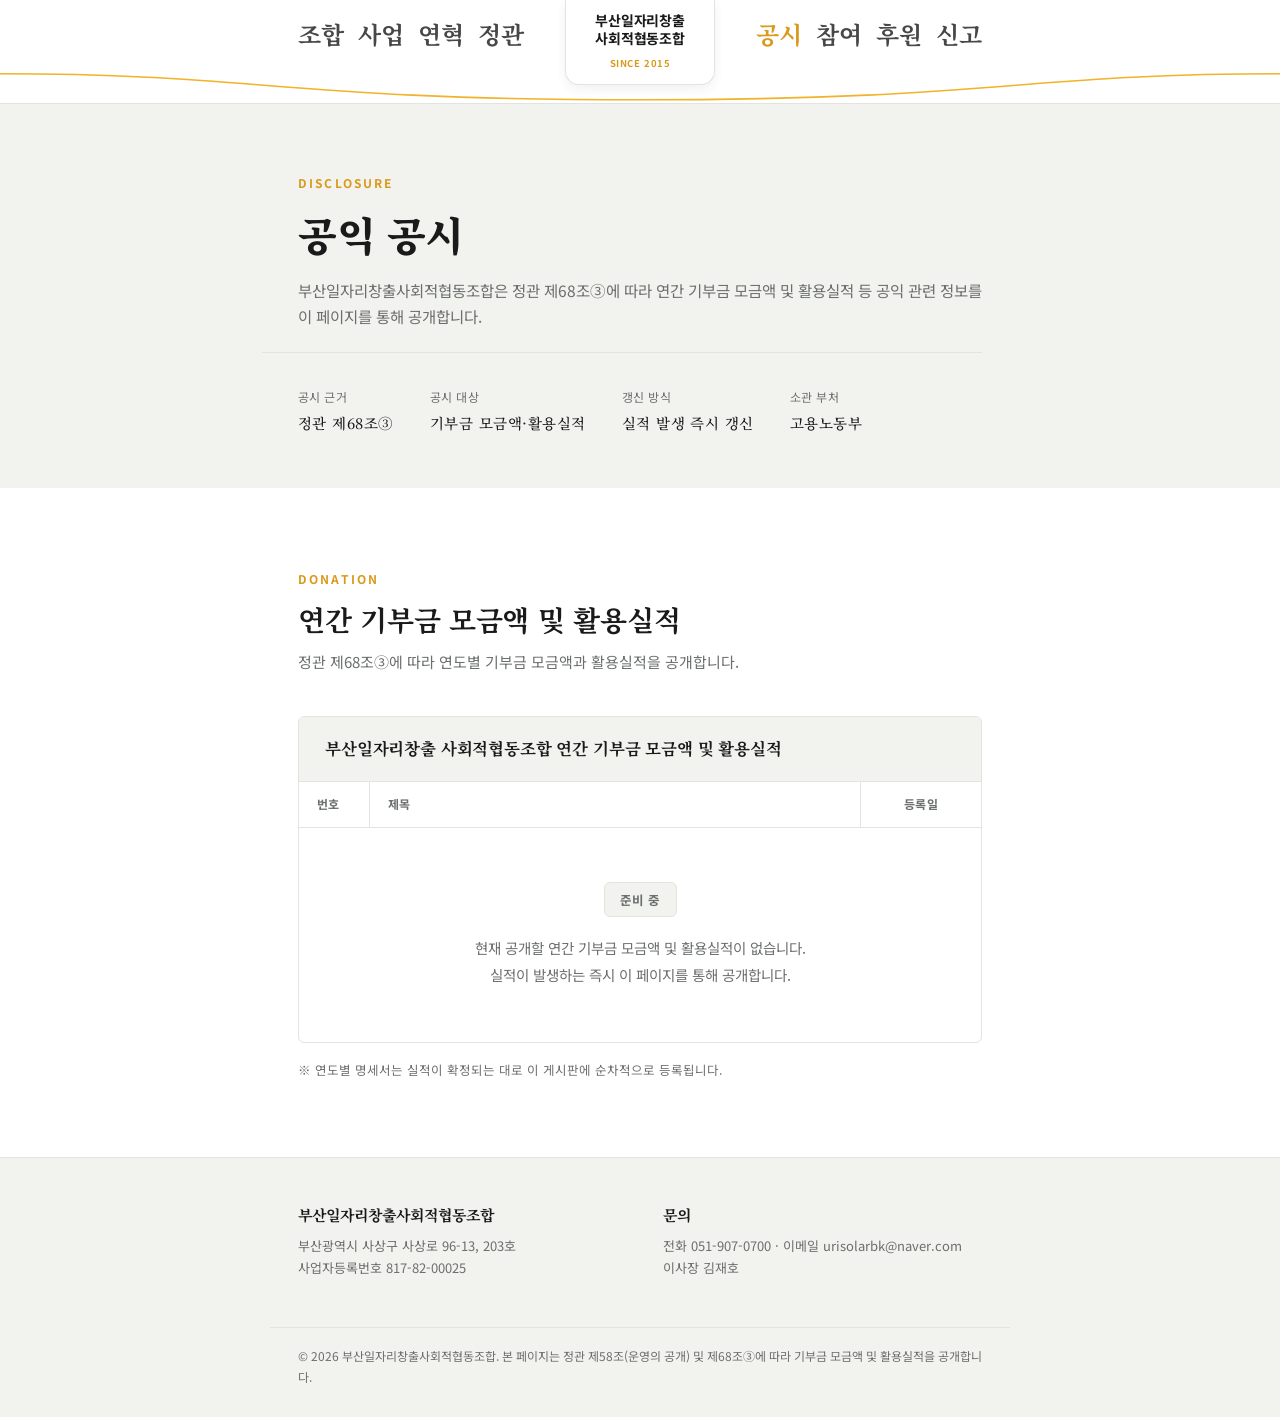
<file: disclosure.html>
<!DOCTYPE html>
<html lang="ko">
<head>
<meta charset="UTF-8">
<meta name="viewport" content="width=device-width, initial-scale=1.0">
<title>공익 공시 | 부산일자리창출사회적협동조합</title>
<meta name="description" content="부산일자리창출사회적협동조합 공익 공시 페이지 - 연간 기부금 모금액 및 활용실적을 공개합니다.">
<meta property="og:type" content="website">
<meta property="og:site_name" content="부산일자리창출사회적협동조합">
<meta property="og:title" content="공시 | 부산일자리창출사회적협동조합">
<meta property="og:description" content="부산일자리창출사회적협동조합 공시 페이지입니다.">
<meta property="og:url" content="https://bsjob2015.github.io/bsjob2015/articles.html">
<meta property="og:image" content="https://bsjob2015.github.io/bsjob2015/og-image.png">
<meta property="og:locale" content="ko_KR">
<link rel="preconnect" href="https://fonts.googleapis.com">
<link href="https://fonts.googleapis.com/css2?family=Noto+Serif+KR:wght@500;700;900&family=Noto+Sans+KR:wght@400;500;700&display=swap" rel="stylesheet">
<link rel="stylesheet" href="style.css">
<style>
/* 공익 공시: 연간 기부금 공시 게시판 (style.css 색상 변수 사용) */
.board{border:1px solid var(--steel-line);background:var(--paper);border-radius:var(--radius);overflow:hidden;}
.board-head{
  background:var(--panel);border-bottom:1px solid var(--steel-line);
  padding:20px 26px;font-family:'Noto Serif KR',serif;font-weight:700;
  font-size:16.5px;color:var(--ink);line-height:1.45;letter-spacing:-.01em;
}
.board-cols{
  display:grid;grid-template-columns:70px 1fr 120px;list-style:none;
  background:var(--paper);border-bottom:1px solid var(--steel-line);
  font-size:12px;font-weight:700;color:var(--steel);letter-spacing:.04em;text-transform:uppercase;
}
.board-cols li{padding:12px 18px;}
.board-cols .c-title{border-left:1px solid var(--steel-line);border-right:1px solid var(--steel-line);}
.board-cols .c-date{text-align:center;}
.board-empty{padding:54px 26px;text-align:center;}
.board-empty .tag{
  display:inline-block;font-size:12.5px;font-weight:700;letter-spacing:.02em;
  color:var(--steel);background:var(--panel);border:1px solid var(--steel-line);
  padding:6px 15px;border-radius:var(--radius);margin-bottom:18px;
}
.board-empty p{font-size:14.5px;color:var(--steel);line-height:1.85;max-width:480px;margin:0 auto;}
.board-note{margin-top:16px;font-size:12.5px;color:var(--steel);line-height:1.7;}
@media (max-width:600px){
  .board-head{padding:18px 20px;font-size:15px;}
  .board-cols{grid-template-columns:52px 1fr 92px;}
  .board-cols li{padding:11px 14px;font-size:11px;}
  .board-empty{padding:44px 20px;}
}
</style>
</head>
<body id="top">

<header class="header-shell">
  <div class="nav-row">
    <nav class="nav-left"><ul>
      <li><a href="index.html#about">조합</a></li>
      <li><a href="index.html#business">사업</a></li>
      <li><a href="history.html">연혁</a></li>
      <li><a href="articles.html">정관</a></li>
    </ul></nav>
    <div class="brand-spacer"></div>
    <nav class="nav-right"><ul>
      <li><a href="disclosure.html" class="active">공시</a></li>
      <li><a href="participate.html">참여</a></li>
      <li><a href="donate.html">후원</a></li>
      <li><a href="index.html#report">신고</a></li>
    </ul></nav>
  </div>
  <div class="wave-wrap">
    <svg viewBox="0 0 1440 64" preserveAspectRatio="none">
      <path d="M0,0 L1440,0 L1440,9 C1150,9 1120,58 720,58 C320,58 290,9 0,9 Z" fill="var(--paper)"/>
      <path d="M0,9 C290,9 320,58 720,58 C1120,58 1150,9 1440,9" fill="none" stroke="var(--amber)" stroke-width="3"/>
    </svg>
  </div>
  <div class="brand-tab">
    <a href="index.html"><span class="bn">부산일자리창출<br>사회적협동조합</span></a>
    <span class="bs">SINCE 2015</span>
  </div>
</header>

<section class="page-hero">
  <div class="wrap">
    <span class="eyebrow">Disclosure</span>
    <h1>공익 공시</h1>
    <p>부산일자리창출사회적협동조합은 정관 제68조③에 따라 연간 기부금 모금액 및 활용실적 등 공익 관련 정보를 이 페이지를 통해 공개합니다.</p>
    <div class="hero-meta">
      <div>공시 근거<strong>정관 제68조③</strong></div>
      <div>공시 대상<strong>기부금 모금액·활용실적</strong></div>
      <div>갱신 방식<strong>실적 발생 즉시 갱신</strong></div>
      <div>소관 부처<strong>고용노동부</strong></div>
    </div>
  </div>
</section>

<section>
  <div class="wrap">
    <div class="section-head">
      <span class="eyebrow">Donation</span>
      <h2>연간 기부금 모금액 및 활용실적</h2>
      <p>정관 제68조③에 따라 연도별 기부금 모금액과 활용실적을 공개합니다.</p>
    </div>

    <div class="board">
      <div class="board-head">부산일자리창출 사회적협동조합 연간 기부금 모금액 및 활용실적</div>
      <ul class="board-cols">
        <li class="c-no">번호</li>
        <li class="c-title">제목</li>
        <li class="c-date">등록일</li>
      </ul>
      <div class="board-empty">
        <span class="tag">준비 중</span>
        <p>현재 공개할 연간 기부금 모금액 및 활용실적이 없습니다.<br>실적이 발생하는 즉시 이 페이지를 통해 공개합니다.</p>
      </div>
    </div>

    <p class="board-note">※ 연도별 명세서는 실적이 확정되는 대로 이 게시판에 순차적으로 등록됩니다.</p>
  </div>
</section>

<footer>
  <div class="wrap foot-inner">
    <div>
      <strong>부산일자리창출사회적협동조합</strong>
      부산광역시 사상구 사상로 96-13, 203호<br>
      사업자등록번호 817-82-00025
    </div>
    <div>
      <strong>문의</strong>
      전화 051-907-0700 · 이메일 urisolarbk@naver.com<br>
      이사장 김재호
    </div>
  </div>
  <div class="wrap legal">
    &copy; 2026 부산일자리창출사회적협동조합. 본 페이지는 정관 제58조(운영의 공개) 및 제68조③에 따라 기부금 모금액 및 활용실적을 공개합니다.
  </div>
</footer>

</body>
</html>
</file>
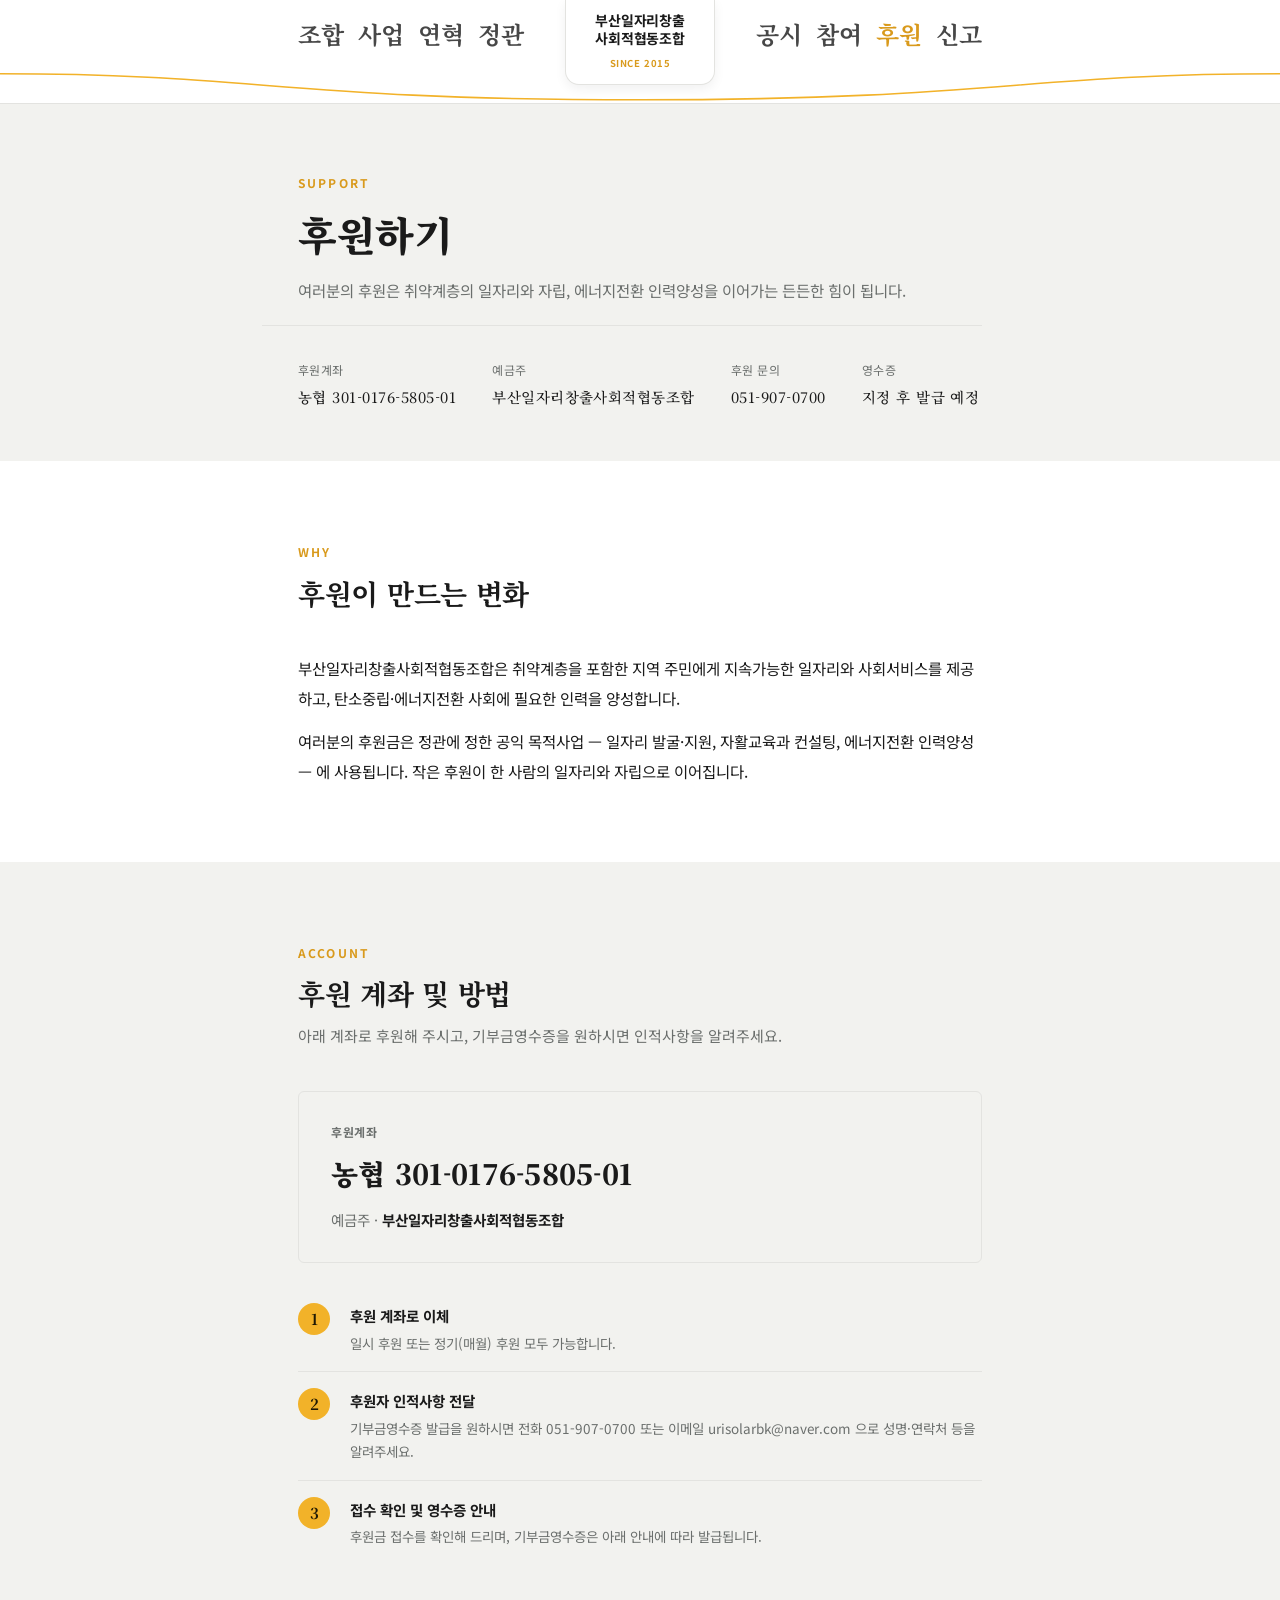
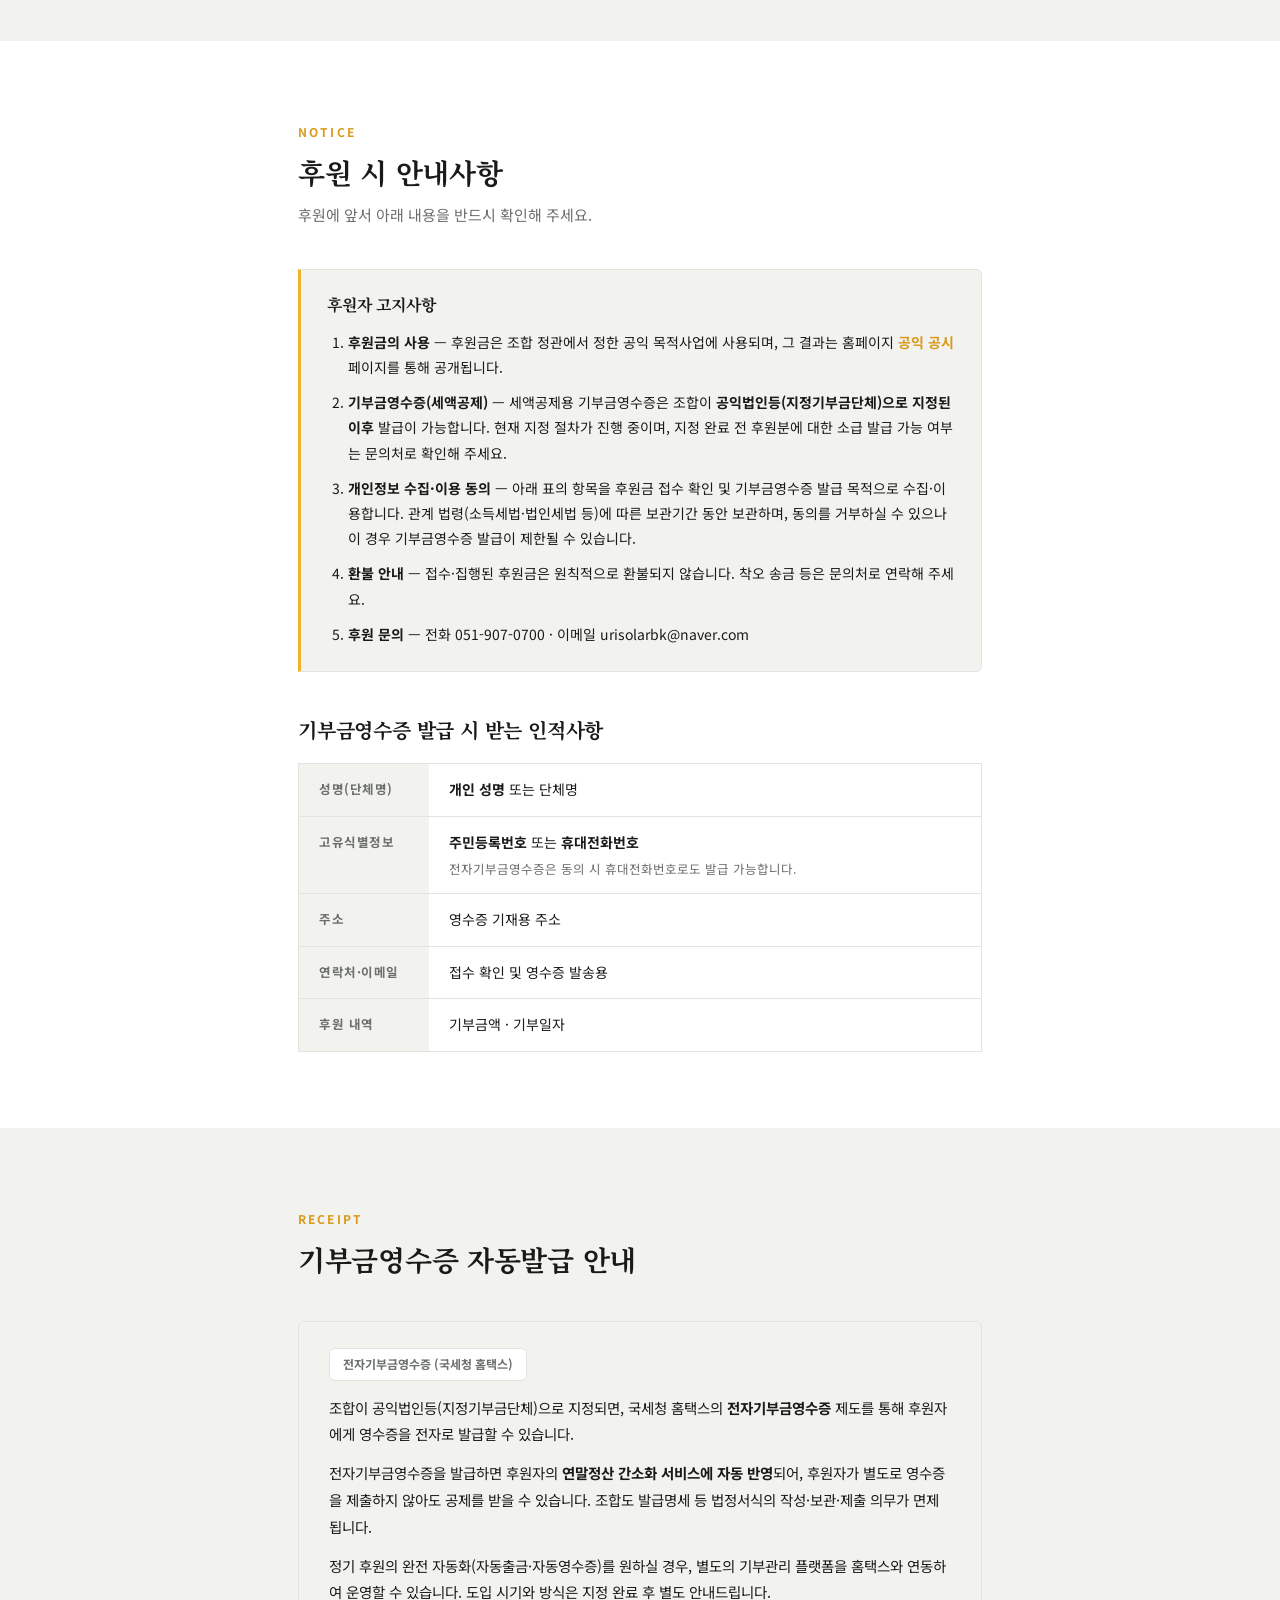
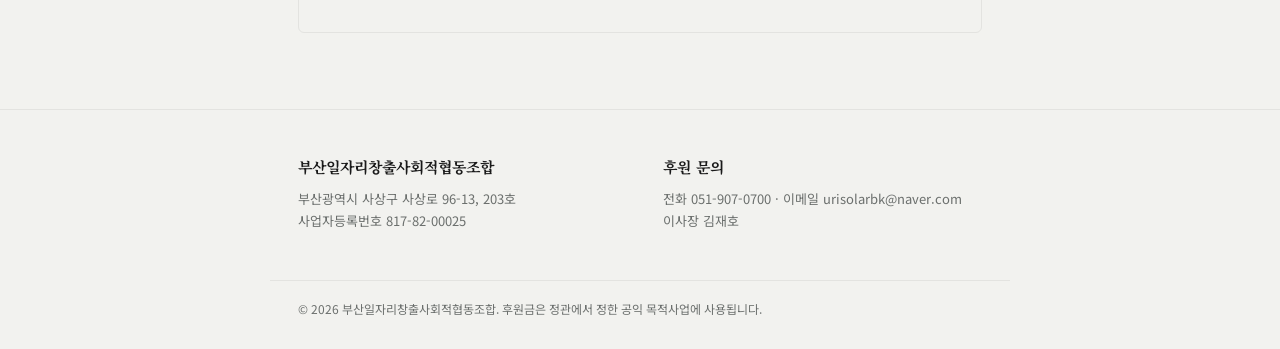
<file: donate.html>
<!DOCTYPE html>
<html lang="ko">
<head>
<meta charset="UTF-8">
<meta name="viewport" content="width=device-width, initial-scale=1.0">
<title>후원하기 | 부산일자리창출사회적협동조합</title>
<meta name="description" content="부산일자리창출사회적협동조합 후원 안내 - 후원계좌, 후원 절차, 기부금영수증 안내를 확인하실 수 있습니다.">
<meta property="og:type" content="website">
<meta property="og:site_name" content="부산일자리창출사회적협동조합">
<meta property="og:title" content="후원 | 부산일자리창출사회적협동조합">
<meta property="og:description" content="부산일자리창출사회적협동조합 후원 페이지입니다.">
<meta property="og:url" content="https://bsjob2015.github.io/bsjob2015/articles.html">
<meta property="og:image" content="https://bsjob2015.github.io/bsjob2015/og-image.png">
<meta property="og:locale" content="ko_KR">
<link rel="preconnect" href="https://fonts.googleapis.com">
<link href="https://fonts.googleapis.com/css2?family=Noto+Serif+KR:wght@500;700;900&family=Noto+Sans+KR:wght@400;500;700&display=swap" rel="stylesheet">
<link rel="stylesheet" href="style.css">
<style>
/* 후원하기 전용 (style.css 색상 변수 사용) */
.acct{
  background:var(--panel);border:1px solid var(--steel-line);border-radius:var(--radius);
  padding:30px 32px;max-width:var(--content-w);
}
.acct .acct-label{font-size:12px;color:var(--steel);letter-spacing:.06em;margin-bottom:8px;font-weight:700;}
.acct .acct-num{font-family:'Noto Serif KR',serif;font-size:clamp(22px,4vw,28px);font-weight:900;color:var(--ink);letter-spacing:.01em;}
.acct .acct-holder{margin-top:10px;font-size:14.5px;color:var(--steel);}
.acct .acct-holder b{color:var(--ink);font-weight:700;}

.donate-steps{list-style:none;counter-reset:s;margin-top:10px;}
.donate-steps li{
  counter-increment:s;position:relative;padding:16px 0 16px 52px;
  border-top:1px solid var(--steel-line);font-size:14.5px;color:var(--ink);line-height:1.75;
}
.donate-steps li:first-child{border-top:none;}
.donate-steps li::before{
  content:counter(s);position:absolute;left:0;top:16px;
  width:32px;height:32px;border-radius:50%;background:var(--amber);color:#1F1904;
  font-family:'Noto Serif KR',serif;font-weight:700;font-size:15px;
  display:flex;align-items:center;justify-content:center;
}
.donate-steps li b{font-weight:700;}
.donate-steps li span{display:block;color:var(--steel);font-size:13.5px;margin-top:3px;}

.notice{
  border:1px solid var(--steel-line);border-left:3px solid var(--amber);
  background:var(--panel);border-radius:0 var(--radius) var(--radius) 0;
  padding:24px 26px;max-width:var(--content-w);
}
.notice h3{font-size:16px;color:var(--ink);margin-bottom:14px;font-family:'Noto Serif KR',serif;}
.notice ol{padding-left:1.3em;margin:0;}
.notice ol li{font-size:14px;color:var(--ink);line-height:1.8;margin-bottom:10px;}
.notice ol li:last-child{margin-bottom:0;}
.notice ol li b{font-weight:700;}
.notice .sub{color:var(--steel);font-size:13.5px;}

.info-table{
  width:100%;border-collapse:collapse;background:var(--paper);
  border:1px solid var(--steel-line);max-width:var(--content-w);
}
.info-table th,.info-table td{
  padding:14px 20px;text-align:left;font-size:14px;
  border-bottom:1px solid var(--steel-line);vertical-align:top;
}
.info-table tr:last-child th,.info-table tr:last-child td{border-bottom:none;}
.info-table th{
  background:var(--panel);font-size:12.5px;letter-spacing:.04em;color:var(--steel);
  font-weight:700;width:130px;white-space:nowrap;
}
.info-table td b{color:var(--ink);}
.info-table td .sub{display:block;color:var(--steel);font-size:12.5px;margin-top:3px;}

.receipt-box{
  background:var(--panel);border:1px solid var(--steel-line);border-radius:var(--radius);
  padding:26px 30px;max-width:var(--content-w);
}
.receipt-box p{font-size:14.5px;color:var(--ink);line-height:1.85;margin-bottom:12px;}
.receipt-box p:last-child{margin-bottom:0;}
.receipt-box .tag{
  display:inline-block;font-size:12px;font-weight:700;color:var(--steel);
  background:#fff;border:1px solid var(--steel-line);padding:5px 13px;border-radius:var(--radius);margin-bottom:14px;
}
.lead{font-size:15.5px;color:var(--ink);line-height:1.9;max-width:var(--content-w);}
.lead + .lead{margin-top:14px;}
</style>
</head>
<body id="top">

<header class="header-shell">
  <div class="nav-row">
    <nav class="nav-left"><ul>
      <li><a href="index.html#about">조합</a></li>
      <li><a href="index.html#business">사업</a></li>
      <li><a href="history.html">연혁</a></li>
      <li><a href="articles.html">정관</a></li>
    </ul></nav>
    <div class="brand-spacer"></div>
    <nav class="nav-right"><ul>
      <li><a href="disclosure.html">공시</a></li>
      <li><a href="participate.html">참여</a></li>
      <li><a href="donate.html" class="active">후원</a></li>
      <li><a href="index.html#report">신고</a></li>
    </ul></nav>
  </div>
  <div class="wave-wrap">
    <svg viewBox="0 0 1440 64" preserveAspectRatio="none">
      <path d="M0,0 L1440,0 L1440,9 C1150,9 1120,58 720,58 C320,58 290,9 0,9 Z" fill="var(--paper)"/>
      <path d="M0,9 C290,9 320,58 720,58 C1120,58 1150,9 1440,9" fill="none" stroke="var(--amber)" stroke-width="3"/>
    </svg>
  </div>
  <div class="brand-tab">
    <a href="index.html"><span class="bn">부산일자리창출<br>사회적협동조합</span></a>
    <span class="bs">SINCE 2015</span>
  </div>
</header>

<section class="page-hero">
  <div class="wrap">
    <span class="eyebrow">Support</span>
    <h1>후원하기</h1>
    <p>여러분의 후원은 취약계층의 일자리와 자립, 에너지전환 인력양성을 이어가는 든든한 힘이 됩니다.</p>
    <div class="hero-meta">
      <div>후원계좌<strong>농협 301-0176-5805-01</strong></div>
      <div>예금주<strong>부산일자리창출사회적협동조합</strong></div>
      <div>후원 문의<strong>051-907-0700</strong></div>
      <div>영수증<strong>지정 후 발급 예정</strong></div>
    </div>
  </div>
</section>

<section>
  <div class="wrap">
    <div class="section-head">
      <span class="eyebrow">Why</span>
      <h2>후원이 만드는 변화</h2>
    </div>
    <p class="lead">부산일자리창출사회적협동조합은 취약계층을 포함한 지역 주민에게 지속가능한 일자리와 사회서비스를 제공하고, 탄소중립·에너지전환 사회에 필요한 인력을 양성합니다.</p>
    <p class="lead">여러분의 후원금은 정관에 정한 공익 목적사업 — 일자리 발굴·지원, 자활교육과 컨설팅, 에너지전환 인력양성 — 에 사용됩니다. 작은 후원이 한 사람의 일자리와 자립으로 이어집니다.</p>
  </div>
</section>

<section class="alt">
  <div class="wrap">
    <div class="section-head">
      <span class="eyebrow">Account</span>
      <h2>후원 계좌 및 방법</h2>
      <p>아래 계좌로 후원해 주시고, 기부금영수증을 원하시면 인적사항을 알려주세요.</p>
    </div>

    <div class="acct">
      <div class="acct-label">후원계좌</div>
      <div class="acct-num">농협 301-0176-5805-01</div>
      <div class="acct-holder">예금주 · <b>부산일자리창출사회적협동조합</b></div>
    </div>

    <ol class="donate-steps" style="max-width:var(--content-w);margin-top:24px;">
      <li><b>후원 계좌로 이체</b><span>일시 후원 또는 정기(매월) 후원 모두 가능합니다.</span></li>
      <li><b>후원자 인적사항 전달</b><span>기부금영수증 발급을 원하시면 전화 051-907-0700 또는 이메일 urisolarbk@naver.com 으로 성명·연락처 등을 알려주세요.</span></li>
      <li><b>접수 확인 및 영수증 안내</b><span>후원금 접수를 확인해 드리며, 기부금영수증은 아래 안내에 따라 발급됩니다.</span></li>
    </ol>
  </div>
</section>

<section>
  <div class="wrap">
    <div class="section-head">
      <span class="eyebrow">Notice</span>
      <h2>후원 시 안내사항</h2>
      <p>후원에 앞서 아래 내용을 반드시 확인해 주세요.</p>
    </div>

    <div class="notice">
      <h3>후원자 고지사항</h3>
      <ol>
        <li><b>후원금의 사용</b> — 후원금은 조합 정관에서 정한 공익 목적사업에 사용되며, 그 결과는 홈페이지 <a href="disclosure.html" style="color:var(--amber-deep);font-weight:700;">공익 공시</a> 페이지를 통해 공개됩니다.</li>
        <li><b>기부금영수증(세액공제)</b> — 세액공제용 기부금영수증은 조합이 <b>공익법인등(지정기부금단체)으로 지정된 이후</b> 발급이 가능합니다. 현재 지정 절차가 진행 중이며, 지정 완료 전 후원분에 대한 소급 발급 가능 여부는 문의처로 확인해 주세요.</li>
        <li><b>개인정보 수집·이용 동의</b> — 아래 표의 항목을 후원금 접수 확인 및 기부금영수증 발급 목적으로 수집·이용합니다. 관계 법령(소득세법·법인세법 등)에 따른 보관기간 동안 보관하며, 동의를 거부하실 수 있으나 이 경우 기부금영수증 발급이 제한될 수 있습니다.</li>
        <li><b>환불 안내</b> — 접수·집행된 후원금은 원칙적으로 환불되지 않습니다. 착오 송금 등은 문의처로 연락해 주세요.</li>
        <li><b>후원 문의</b> — 전화 051-907-0700 · 이메일 urisolarbk@naver.com</li>
      </ol>
    </div>

    <div class="section-head" style="margin-top:44px;margin-bottom:20px;">
      <h2 style="font-size:20px;">기부금영수증 발급 시 받는 인적사항</h2>
    </div>
    <table class="info-table">
      <tr><th>성명(단체명)</th><td><b>개인 성명</b> 또는 단체명</td></tr>
      <tr><th>고유식별정보</th><td><b>주민등록번호</b> 또는 <b>휴대전화번호</b><span class="sub">전자기부금영수증은 동의 시 휴대전화번호로도 발급 가능합니다.</span></td></tr>
      <tr><th>주소</th><td>영수증 기재용 주소</td></tr>
      <tr><th>연락처·이메일</th><td>접수 확인 및 영수증 발송용</td></tr>
      <tr><th>후원 내역</th><td>기부금액 · 기부일자</td></tr>
    </table>
  </div>
</section>

<section class="alt">
  <div class="wrap">
    <div class="section-head">
      <span class="eyebrow">Receipt</span>
      <h2>기부금영수증 자동발급 안내</h2>
    </div>
    <div class="receipt-box">
      <span class="tag">전자기부금영수증 (국세청 홈택스)</span>
      <p>조합이 공익법인등(지정기부금단체)으로 지정되면, 국세청 홈택스의 <b>전자기부금영수증</b> 제도를 통해 후원자에게 영수증을 전자로 발급할 수 있습니다.</p>
      <p>전자기부금영수증을 발급하면 후원자의 <b>연말정산 간소화 서비스에 자동 반영</b>되어, 후원자가 별도로 영수증을 제출하지 않아도 공제를 받을 수 있습니다. 조합도 발급명세 등 법정서식의 작성·보관·제출 의무가 면제됩니다.</p>
      <p>정기 후원의 완전 자동화(자동출금·자동영수증)를 원하실 경우, 별도의 기부관리 플랫폼을 홈택스와 연동하여 운영할 수 있습니다. 도입 시기와 방식은 지정 완료 후 별도 안내드립니다.</p>
    </div>
  </div>
</section>

<footer>
  <div class="wrap foot-inner">
    <div>
      <strong>부산일자리창출사회적협동조합</strong>
      부산광역시 사상구 사상로 96-13, 203호<br>
      사업자등록번호 817-82-00025
    </div>
    <div>
      <strong>후원 문의</strong>
      전화 051-907-0700 · 이메일 urisolarbk@naver.com<br>
      이사장 김재호
    </div>
  </div>
  <div class="wrap legal">
    &copy; 2026 부산일자리창출사회적협동조합. 후원금은 정관에서 정한 공익 목적사업에 사용됩니다.
  </div>
</footer>

</body>
</html>
</file>
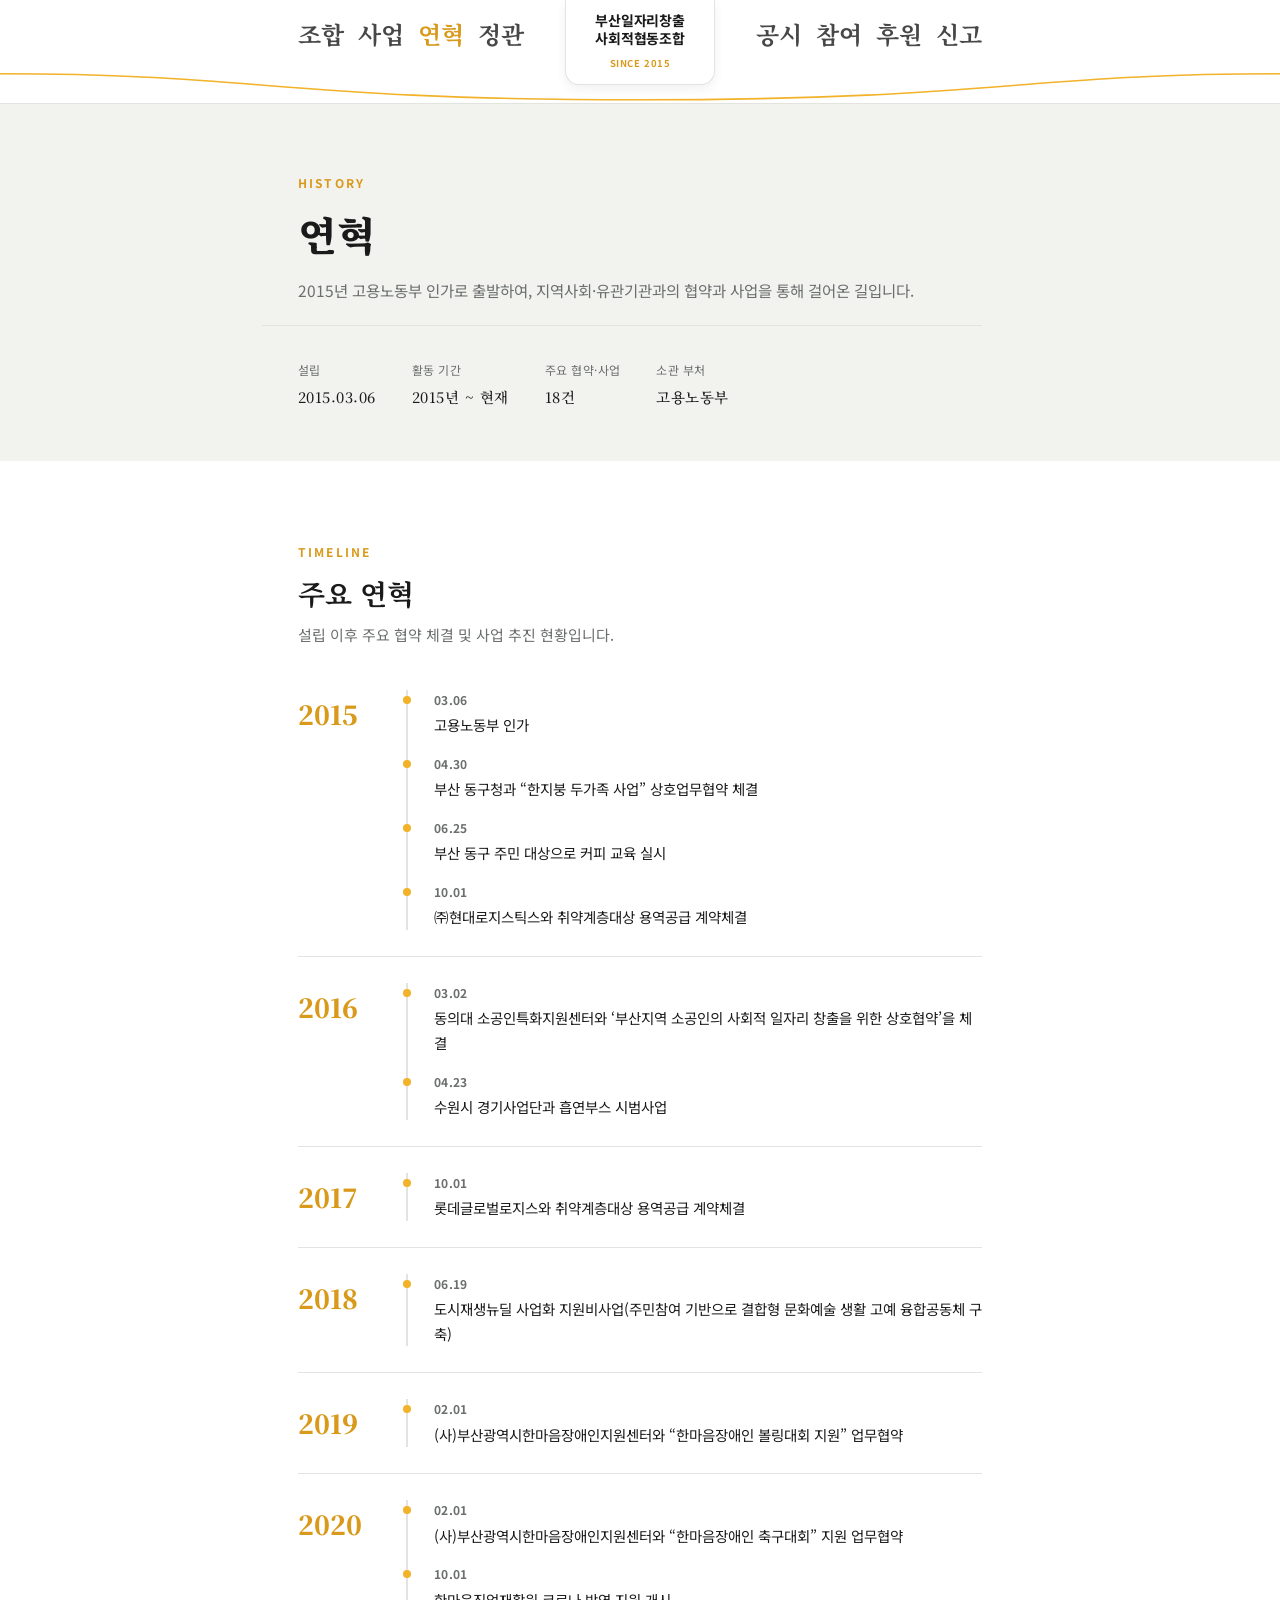
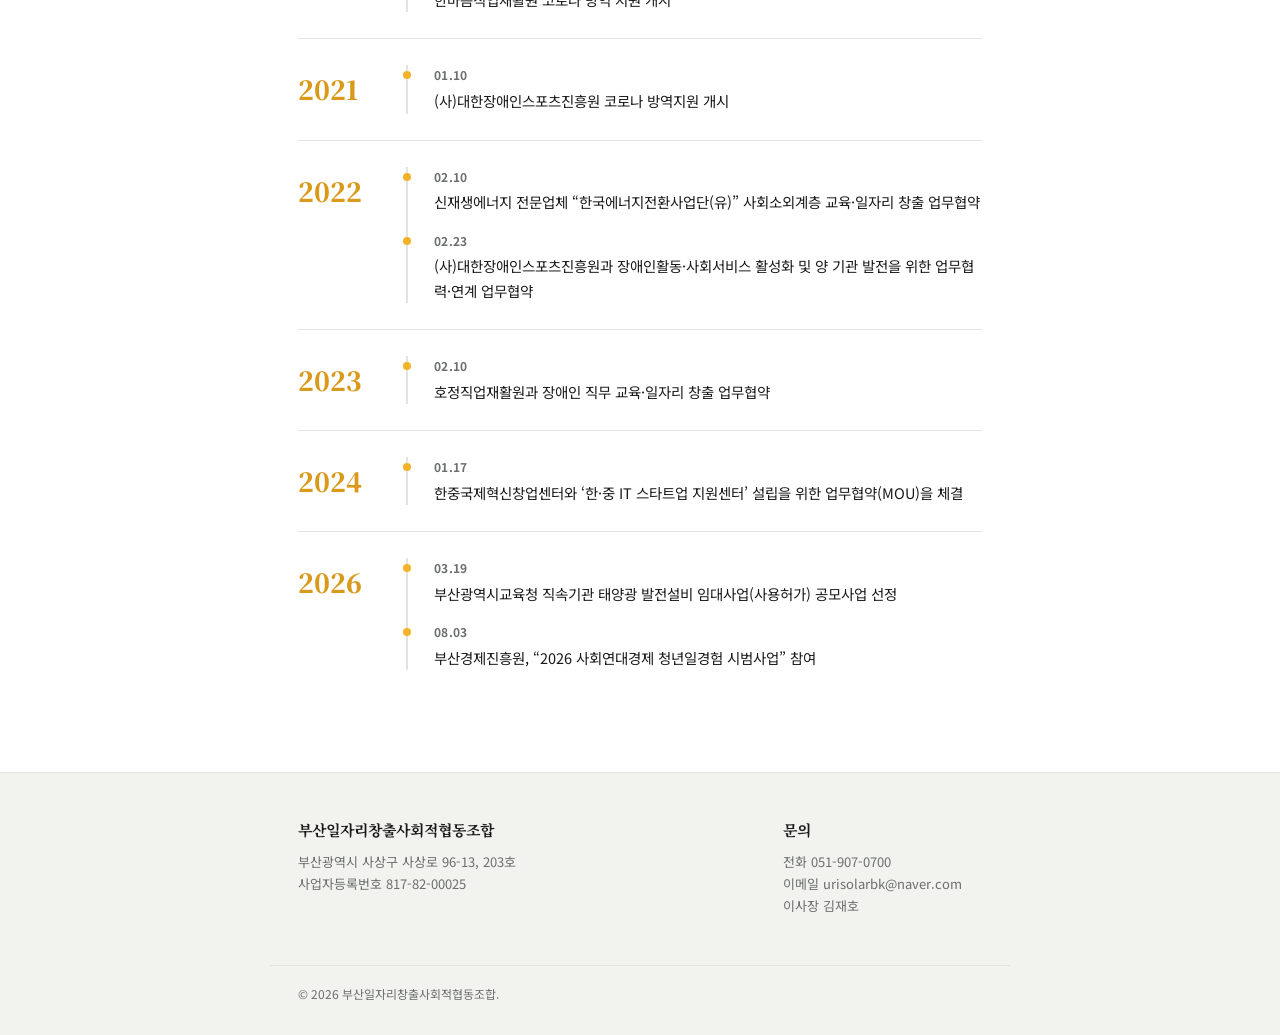
<file: history.html>
<!DOCTYPE html>
<html lang="ko">
<head>
<meta charset="UTF-8">
<meta name="viewport" content="width=device-width, initial-scale=1.0">
<title>연혁 | 부산일자리창출사회적협동조합</title>
<meta name="description" content="부산일자리창출사회적협동조합 연혁 - 2015년 설립부터 현재까지의 주요 활동을 소개합니다.">
<meta property="og:type" content="website">
<meta property="og:site_name" content="부산일자리창출사회적협동조합">
<meta property="og:title" content="연혁 | 부산일자리창출사회적협동조합">
<meta property="og:description" content="부산일자리창출사회적협동조합 연혁 페이지입니다.">
<meta property="og:url" content="https://bsjob2015.github.io/bsjob2015/articles.html">
<meta property="og:image" content="https://bsjob2015.github.io/bsjob2015/og-image.png">
<meta property="og:locale" content="ko_KR">
<link rel="preconnect" href="https://fonts.googleapis.com">
<link href="https://fonts.googleapis.com/css2?family=Noto+Serif+KR:wght@500;700;900&family=Noto+Sans+KR:wght@400;500;700&display=swap" rel="stylesheet">
<link rel="stylesheet" href="style.css">
</head>
<body>

<header class="header-shell">
  <div class="nav-row">
    <nav class="nav-left"><ul>
      <li><a href="index.html#about">조합</a></li>
      <li><a href="index.html#business">사업</a></li>
      <li><a href="#top" class="active">연혁</a></li>
      <li><a href="articles.html">정관</a></li>
    </ul></nav>
    <div class="brand-spacer"></div>
    <nav class="nav-right"><ul>
      <li><a href="disclosure.html">공시</a></li>
      <li><a href="participate.html">참여</a></li>
      <li><a href="donate.html">후원</a></li>
      <li><a href="index.html#report">신고</a></li>
    </ul></nav>
  </div>
  <div class="wave-wrap">
    <svg viewBox="0 0 1440 64" preserveAspectRatio="none">
      <path d="M0,0 L1440,0 L1440,9 C1150,9 1120,58 720,58 C320,58 290,9 0,9 Z" fill="var(--paper)"/>
      <path d="M0,9 C290,9 320,58 720,58 C1120,58 1150,9 1440,9" fill="none" stroke="var(--amber)" stroke-width="3"/>
    </svg>
  </div>
  <div class="brand-tab">
    <a href="index.html"><span class="bn">부산일자리창출<br>사회적협동조합</span></a>
    <span class="bs">SINCE 2015</span>
  </div>
</header>

<section class="page-hero">
  <div class="wrap">
    <span class="eyebrow">History</span>
    <h1>연혁</h1>
    <p>2015년 고용노동부 인가로 출발하여, 지역사회·유관기관과의 협약과 사업을 통해 걸어온 길입니다.</p>
    <div class="hero-meta">
      <div>설립<strong>2015.03.06</strong></div>
      <div>활동 기간<strong>2015년 ~ 현재</strong></div>
      <div>주요 협약·사업<strong>18건</strong></div>
      <div>소관 부처<strong>고용노동부</strong></div>
    </div>
  </div>
</section>

<section id="top">
  <div class="wrap doc-body">
    <div class="section-head">
      <span class="eyebrow">Timeline</span>
      <h2>주요 연혁</h2>
      <p>설립 이후 주요 협약 체결 및 사업 추진 현황입니다.</p>
    </div>

    <div class="timeline">
      <div class="tl-year-group">
        <div class="tl-year">2015</div>
        <div class="tl-events">
          <div class="tl-event"><span class="tl-date">03.06</span><p>고용노동부 인가</p></div>
          <div class="tl-event"><span class="tl-date">04.30</span><p>부산 동구청과 “한지붕 두가족 사업” 상호업무협약 체결</p></div>
          <div class="tl-event"><span class="tl-date">06.25</span><p>부산 동구 주민 대상으로 커피 교육 실시</p></div>
          <div class="tl-event"><span class="tl-date">10.01</span><p>㈜현대로지스틱스와 취약계층대상 용역공급 계약체결</p></div>
        </div>
      </div>

      <div class="tl-year-group">
        <div class="tl-year">2016</div>
        <div class="tl-events">
          <div class="tl-event"><span class="tl-date">03.02</span><p>동의대 소공인특화지원센터와 ‘부산지역 소공인의 사회적 일자리 창출을 위한 상호협약’을 체결</p></div>
          <div class="tl-event"><span class="tl-date">04.23</span><p>수원시 경기사업단과 흡연부스 시범사업</p></div>
        </div>
      </div>

      <div class="tl-year-group">
        <div class="tl-year">2017</div>
        <div class="tl-events">
          <div class="tl-event"><span class="tl-date">10.01</span><p>롯데글로벌로지스와 취약계층대상 용역공급 계약체결</p></div>
        </div>
      </div>

      <div class="tl-year-group">
        <div class="tl-year">2018</div>
        <div class="tl-events">
          <div class="tl-event"><span class="tl-date">06.19</span><p>도시재생뉴딜 사업화 지원비사업(주민참여 기반으로 결합형 문화예술 생활 고예 융합공동체 구축)</p></div>
        </div>
      </div>

      <div class="tl-year-group">
        <div class="tl-year">2019</div>
        <div class="tl-events">
          <div class="tl-event"><span class="tl-date">02.01</span><p>(사)부산광역시한마음장애인지원센터와 “한마음장애인 볼링대회 지원” 업무협약</p></div>
        </div>
      </div>

      <div class="tl-year-group">
        <div class="tl-year">2020</div>
        <div class="tl-events">
          <div class="tl-event"><span class="tl-date">02.01</span><p>(사)부산광역시한마음장애인지원센터와 “한마음장애인 축구대회” 지원 업무협약</p></div>
          <div class="tl-event"><span class="tl-date">10.01</span><p>한마음직업재활원 코로나 방역 지원 개시</p></div>
        </div>
      </div>

      <div class="tl-year-group">
        <div class="tl-year">2021</div>
        <div class="tl-events">
          <div class="tl-event"><span class="tl-date">01.10</span><p>(사)대한장애인스포츠진흥원 코로나 방역지원 개시</p></div>
        </div>
      </div>

      <div class="tl-year-group">
        <div class="tl-year">2022</div>
        <div class="tl-events">
          <div class="tl-event"><span class="tl-date">02.10</span><p>신재생에너지 전문업체 “한국에너지전환사업단(유)” 사회소외계층 교육·일자리 창출 업무협약</p></div>
          <div class="tl-event"><span class="tl-date">02.23</span><p>(사)대한장애인스포츠진흥원과 장애인활동·사회서비스 활성화 및 양 기관 발전을 위한 업무협력·연계 업무협약</p></div>
        </div>
      </div>

      <div class="tl-year-group">
        <div class="tl-year">2023</div>
        <div class="tl-events">
          <div class="tl-event"><span class="tl-date">02.10</span><p>호정직업재활원과 장애인 직무 교육·일자리 창출 업무협약</p></div>
        </div>
      </div>

      <div class="tl-year-group">
        <div class="tl-year">2024</div>
        <div class="tl-events">
          <div class="tl-event"><span class="tl-date">01.17</span><p>한중국제혁신창업센터와 ‘한·중 IT 스타트업 지원센터’ 설립을 위한 업무협약(MOU)을 체결</p></div>
        </div>
      </div>

      <div class="tl-year-group">
        <div class="tl-year">2026</div>
        <div class="tl-events">
          <div class="tl-event"><span class="tl-date">03.19</span><p>부산광역시교육청 직속기관 태양광 발전설비 임대사업(사용허가) 공모사업 선정</p></div>
          <div class="tl-event"><span class="tl-date">08.03</span><p>부산경제진흥원, “2026 사회연대경제 청년일경험 시범사업” 참여</p></div>
        </div>
      </div>
    </div>
  </div>
</section>

<footer id="contact">
  <div class="wrap foot-inner">
    <div>
      <strong>부산일자리창출사회적협동조합</strong>
      부산광역시 사상구 사상로 96-13, 203호<br>
      사업자등록번호 817-82-00025
    </div>
    <div>
      <strong>문의</strong>
      전화 <a href="tel:051-907-0700">051-907-0700</a><br>
      이메일 <a href="mailto:urisolarbk@naver.com">urisolarbk@naver.com</a><br>
      이사장 김재호
    </div>
  </div>
  <div class="wrap legal">
    &copy; 2026 부산일자리창출사회적협동조합.
  </div>
</footer>

</body>
</html>
</file>
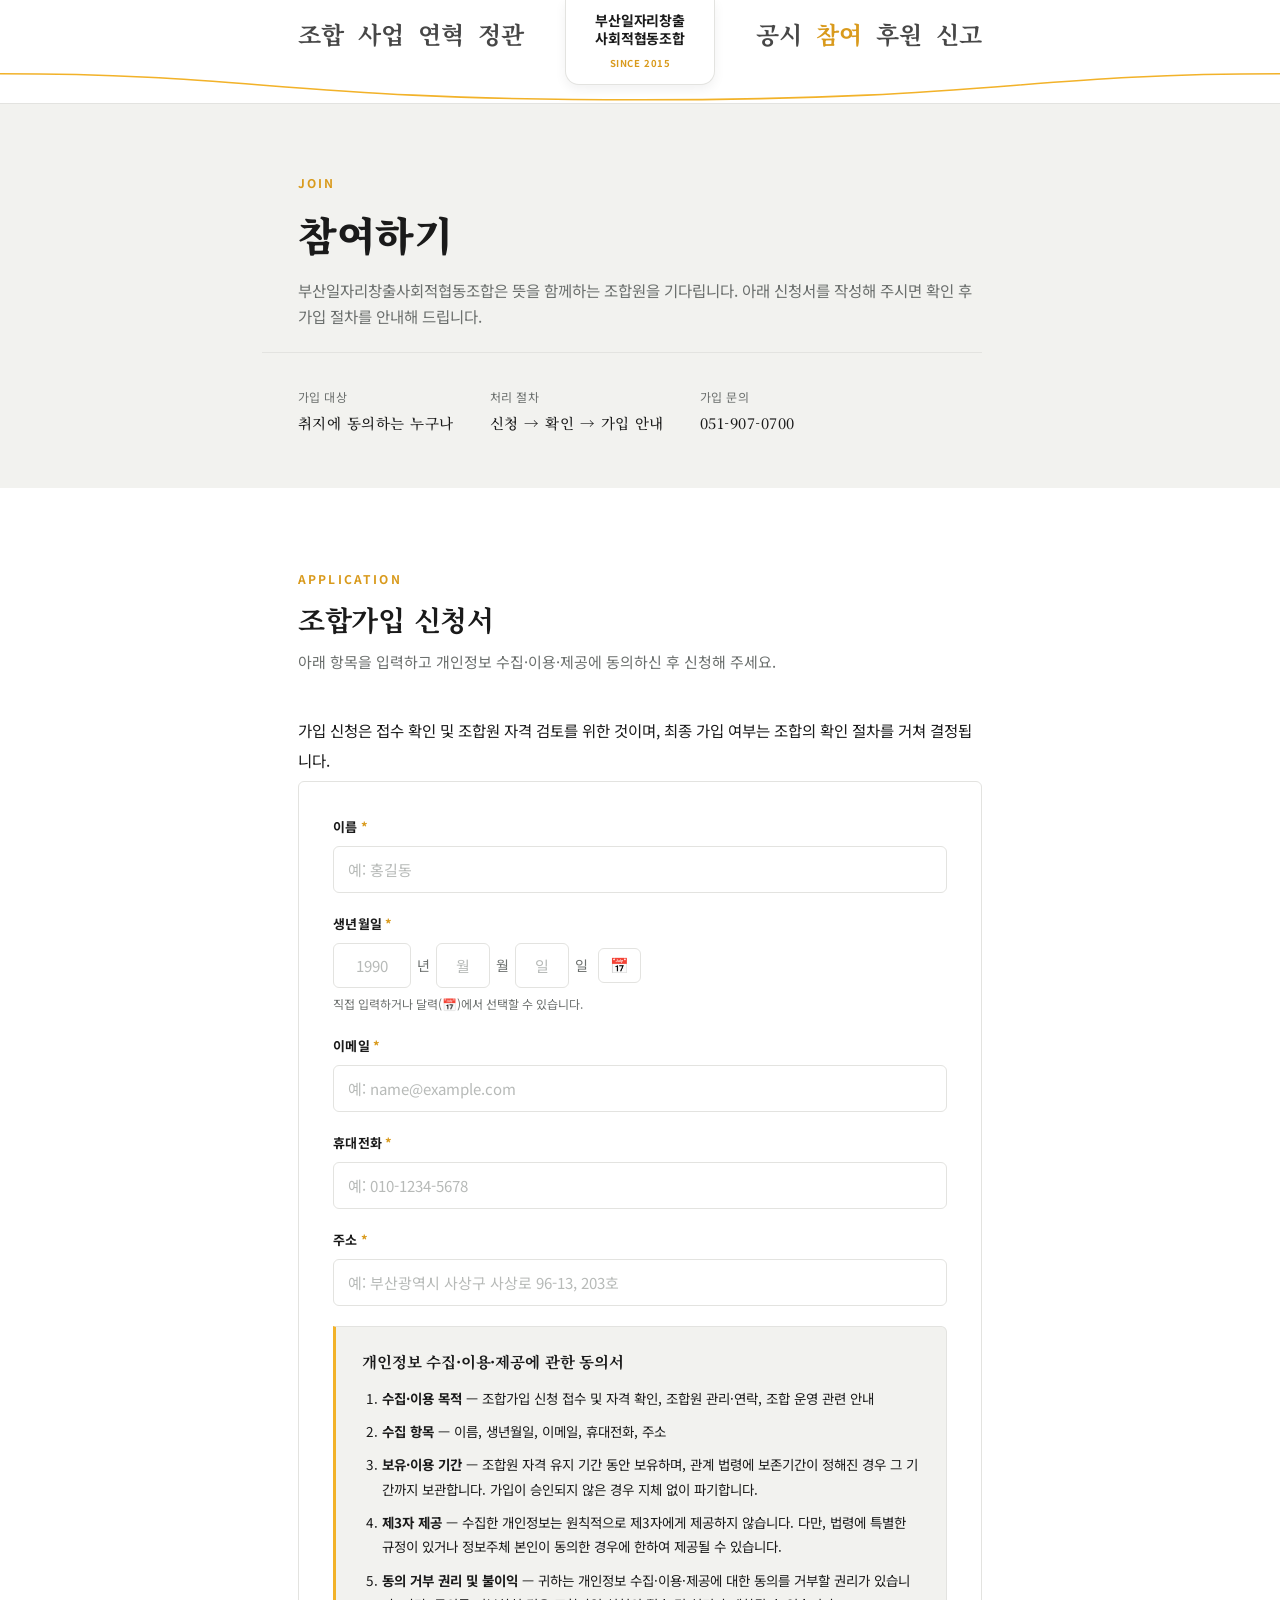
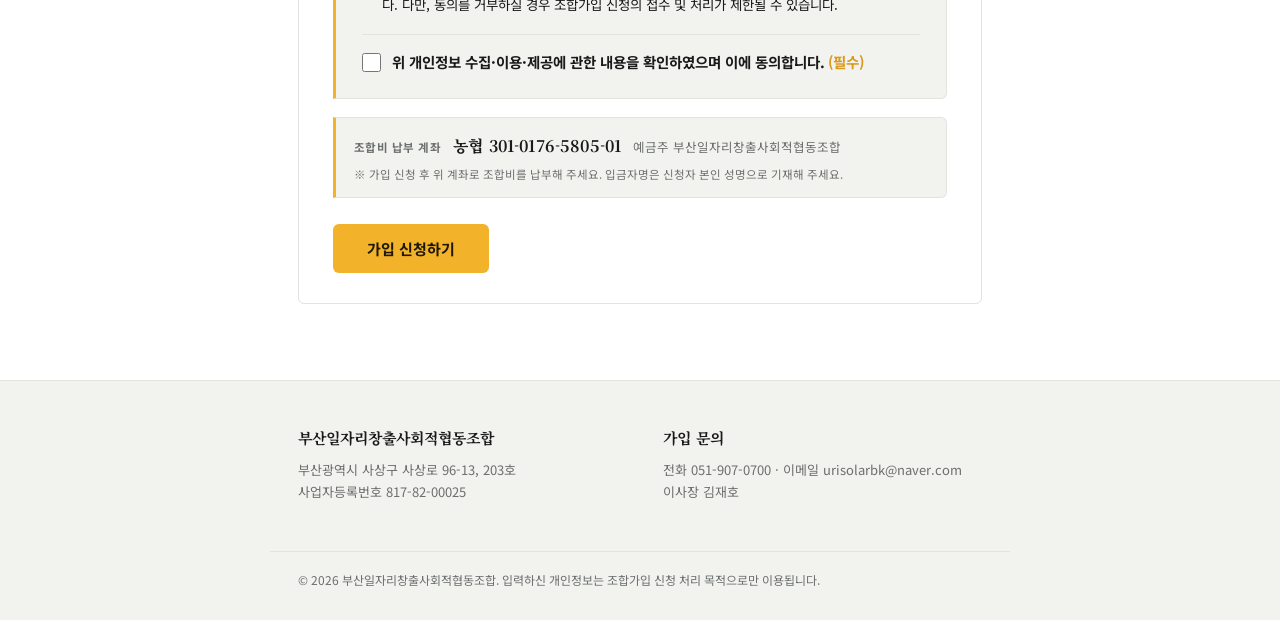
<file: participate.html>
<!DOCTYPE html>
<html lang="ko">
<head>
<meta charset="UTF-8">
<meta name="viewport" content="width=device-width, initial-scale=1.0">
<title>참여하기 | 부산일자리창출사회적협동조합</title>
<meta name="description" content="부산일자리창출사회적협동조합 조합가입 신청 - 이름·생년월일·연락처를 입력하고 개인정보 수집·이용·제공에 동의하여 조합 가입을 신청하실 수 있습니다.">
<meta property="og:type" content="website">
<meta property="og:site_name" content="부산일자리창출사회적협동조합">
<meta property="og:title" content="참여 | 부산일자리창출사회적협동조합">
<meta property="og:description" content="부산일자리창출사회적협동조합 조합가입 신청 페이지입니다.">
<meta property="og:url" content="https://bsjob2015.github.io/bsjob2015/articles.html">
<meta property="og:image" content="https://bsjob2015.github.io/bsjob2015/og-image.png">
<meta property="og:locale" content="ko_KR">
<link rel="preconnect" href="https://fonts.googleapis.com">
<link href="https://fonts.googleapis.com/css2?family=Noto+Serif+KR:wght@500;700;900&family=Noto+Sans+KR:wght@400;500;700&display=swap" rel="stylesheet">
<link rel="stylesheet" href="style.css">
<style>
/* 참여하기(조합가입 신청) 전용 (style.css 색상 변수 사용) */
.form-card{
  background:var(--paper);border:1px solid var(--steel-line);border-radius:var(--radius);
  padding:34px 34px 30px;max-width:var(--content-w);
}
.field{margin-bottom:20px;}
.field:last-of-type{margin-bottom:0;}
.field label{
  display:block;font-size:13px;font-weight:700;color:var(--ink);
  letter-spacing:.02em;margin-bottom:8px;
}
.field label .req{color:var(--amber-deep);margin-left:3px;}
.field input{
  width:100%;font-family:var(--font-main);font-size:15px;color:var(--ink);
  background:#fff;border:1px solid var(--steel-line);border-radius:var(--radius);
  padding:12px 14px;transition:border-color .15s,box-shadow .15s;
}
.field input::placeholder{color:#B7BAB8;}
.field input:focus{
  outline:none;border-color:var(--amber);box-shadow:0 0 0 3px rgba(242,178,41,.18);
}
.field .hint{display:block;font-size:12px;color:var(--steel);margin-top:6px;}

/* 생년월일: 한 줄(년/월/일) + 달력 선택 */
.birth-row{display:flex;align-items:center;gap:6px;flex-wrap:nowrap;position:relative;}
.birth-row input[type="text"]{flex:none;min-width:0;text-align:center;padding:11px 6px;}
.birth-row #f-birth-y{width:78px;}
.birth-row #f-birth-m,.birth-row #f-birth-d{width:54px;}
.birth-sep{font-size:14px;color:var(--steel);flex:none;}
.birth-cal-btn{
  flex:none;margin-left:4px;border:1px solid var(--steel-line);background:#fff;
  border-radius:var(--radius);padding:9px 11px;font-size:15px;line-height:1;cursor:pointer;
  transition:border-color .15s,background .15s;
}
.birth-cal-btn:hover{border-color:var(--amber);background:#FDF6E7;}
.birth-cal-input{position:absolute;left:0;bottom:0;width:1px;height:1px;opacity:0;pointer-events:none;}
@media (max-width:480px){ .birth-row{flex-wrap:wrap;} }

.consent-box{
  border:1px solid var(--steel-line);border-left:3px solid var(--amber);
  background:var(--panel);border-radius:0 var(--radius) var(--radius) 0;
  padding:24px 26px;margin-top:6px;
}
.consent-box h3{font-size:15.5px;color:var(--ink);margin-bottom:14px;font-family:'Noto Serif KR',serif;}
.consent-box ol{padding-left:1.25em;margin:0 0 4px;}
.consent-box ol li{font-size:13.5px;color:var(--ink);line-height:1.8;margin-bottom:9px;}
.consent-box ol li:last-child{margin-bottom:0;}
.consent-box ol li b{font-weight:700;}
.consent-check{
  display:flex;align-items:flex-start;gap:11px;margin-top:18px;
  padding-top:16px;border-top:1px solid var(--steel-line);
}
.consent-check input{width:19px;height:19px;margin-top:2px;flex:none;accent-color:var(--amber-deep);cursor:pointer;}
.consent-check label{font-size:14.5px;color:var(--ink);font-weight:700;cursor:pointer;line-height:1.55;}
.consent-check label .req{color:var(--amber-deep);margin-left:3px;}

.submit-row{margin-top:26px;}
.submit-row .btn{border:none;cursor:pointer;font-size:15px;padding:14px 34px;}
.submit-row .btn:disabled{opacity:.55;cursor:not-allowed;}

.form-msg{
  display:none;margin-top:20px;padding:16px 20px;border-radius:var(--radius);
  font-size:14.5px;line-height:1.7;max-width:var(--content-w);
}
.form-msg.ok{display:block;background:#F1F8EE;border:1px solid #CBE3BF;color:#2F5A24;}
.form-msg.err{display:block;background:#FBEFEF;border:1px solid #E6C6C6;color:#8A2B2B;}

.form-lead{font-size:15.5px;color:var(--ink);line-height:1.9;max-width:var(--content-w);margin-bottom:6px;}

/* 조합비 납부 안내 (동의 아래, 작게) */
.acct-mini{
  margin-top:18px;background:var(--panel);border:1px solid var(--steel-line);
  border-left:3px solid var(--amber);border-radius:0 var(--radius) var(--radius) 0;
  padding:14px 18px;display:flex;flex-wrap:wrap;align-items:baseline;gap:4px 12px;
}
.acct-mini-label{font-size:11.5px;font-weight:700;color:var(--steel);letter-spacing:.04em;}
.acct-mini-num{font-family:'Noto Serif KR',serif;font-size:16px;font-weight:700;color:var(--ink);letter-spacing:.01em;}
.acct-mini-holder{font-size:12.5px;color:var(--steel);}
.acct-mini-note{flex-basis:100%;font-size:11.5px;color:var(--steel);margin-top:2px;line-height:1.6;}
</style>
</head>
<body id="top">

<header class="header-shell">
  <div class="nav-row">
    <nav class="nav-left"><ul>
      <li><a href="index.html#about">조합</a></li>
      <li><a href="index.html#business">사업</a></li>
      <li><a href="history.html">연혁</a></li>
      <li><a href="articles.html">정관</a></li>
    </ul></nav>
    <div class="brand-spacer"></div>
    <nav class="nav-right"><ul>
      <li><a href="disclosure.html">공시</a></li>
      <li><a href="participate.html" class="active">참여</a></li>
      <li><a href="donate.html">후원</a></li>
      <li><a href="index.html#report">신고</a></li>
    </ul></nav>
  </div>
  <div class="wave-wrap">
    <svg viewBox="0 0 1440 64" preserveAspectRatio="none">
      <path d="M0,0 L1440,0 L1440,9 C1150,9 1120,58 720,58 C320,58 290,9 0,9 Z" fill="var(--paper)"/>
      <path d="M0,9 C290,9 320,58 720,58 C1120,58 1150,9 1440,9" fill="none" stroke="var(--amber)" stroke-width="3"/>
    </svg>
  </div>
  <div class="brand-tab">
    <a href="index.html"><span class="bn">부산일자리창출<br>사회적협동조합</span></a>
    <span class="bs">SINCE 2015</span>
  </div>
</header>

<section class="page-hero">
  <div class="wrap">
    <span class="eyebrow">Join</span>
    <h1>참여하기</h1>
    <p>부산일자리창출사회적협동조합은 뜻을 함께하는 조합원을 기다립니다. 아래 신청서를 작성해 주시면 확인 후 가입 절차를 안내해 드립니다.</p>
    <div class="hero-meta">
      <div>가입 대상<strong>취지에 동의하는 누구나</strong></div>
      <div>처리 절차<strong>신청 → 확인 → 가입 안내</strong></div>
      <div>가입 문의<strong>051-907-0700</strong></div>
      
    </div>
  </div>
</section>

<section>
  <div class="wrap">
    <div class="section-head">
      <span class="eyebrow">Application</span>
      <h2>조합가입 신청서</h2>
      <p>아래 항목을 입력하고 개인정보 수집·이용·제공에 동의하신 후 신청해 주세요.</p>
    </div>

    <p class="form-lead">가입 신청은 접수 확인 및 조합원 자격 검토를 위한 것이며, 최종 가입 여부는 조합의 확인 절차를 거쳐 결정됩니다.</p>

    <div class="form-card">
      <div class="field">
        <label for="f-name">이름<span class="req">*</span></label>
        <input type="text" id="f-name" name="name" placeholder="예: 홍길동" autocomplete="name" required>
      </div>

      <div class="field">
        <label>생년월일<span class="req">*</span></label>
        <div class="birth-row">
          <input type="text" id="f-birth-y" inputmode="numeric" placeholder="1990" aria-label="생년(4자리)">
          <span class="birth-sep">년</span>
          <input type="text" id="f-birth-m" inputmode="numeric" placeholder="월" aria-label="월">
          <span class="birth-sep">월</span>
          <input type="text" id="f-birth-d" inputmode="numeric" placeholder="일" aria-label="일">
          <span class="birth-sep">일</span>
          <button type="button" id="birthCalBtn" class="birth-cal-btn" title="달력에서 선택">📅</button>
          <input type="date" id="f-birth-cal" class="birth-cal-input" tabindex="-1" aria-label="달력에서 생년월일 선택">
        </div>
        <span class="hint">직접 입력하거나 달력(📅)에서 선택할 수 있습니다.</span>
      </div>

      <div class="field">
        <label for="f-email">이메일<span class="req">*</span></label>
        <input type="email" id="f-email" name="email" placeholder="예: name@example.com" autocomplete="email" required>
      </div>

      <div class="field">
        <label for="f-phone">휴대전화<span class="req">*</span></label>
        <input type="tel" id="f-phone" name="phone" placeholder="예: 010-1234-5678" autocomplete="tel" required>
      </div>

      <div class="field">
        <label for="f-address">주소<span class="req">*</span></label>
        <input type="text" id="f-address" name="address" placeholder="예: 부산광역시 사상구 사상로 96-13, 203호" autocomplete="street-address" required>
      </div>

      <div class="consent-box">
        <h3>개인정보 수집·이용·제공에 관한 동의서</h3>
        <ol>
          <li><b>수집·이용 목적</b> — 조합가입 신청 접수 및 자격 확인, 조합원 관리·연락, 조합 운영 관련 안내</li>
          <li><b>수집 항목</b> — 이름, 생년월일, 이메일, 휴대전화, 주소</li>
          <li><b>보유·이용 기간</b> — 조합원 자격 유지 기간 동안 보유하며, 관계 법령에 보존기간이 정해진 경우 그 기간까지 보관합니다. 가입이 승인되지 않은 경우 지체 없이 파기합니다.</li>
          <li><b>제3자 제공</b> — 수집한 개인정보는 원칙적으로 제3자에게 제공하지 않습니다. 다만, 법령에 특별한 규정이 있거나 정보주체 본인이 동의한 경우에 한하여 제공될 수 있습니다.</li>
          <li><b>동의 거부 권리 및 불이익</b> — 귀하는 개인정보 수집·이용·제공에 대한 동의를 거부할 권리가 있습니다. 다만, 동의를 거부하실 경우 조합가입 신청의 접수 및 처리가 제한될 수 있습니다.</li>
        </ol>
        <div class="consent-check">
          <input type="checkbox" id="f-consent" name="consent">
          <label for="f-consent">위 개인정보 수집·이용·제공에 관한 내용을 확인하였으며 이에 동의합니다.<span class="req">(필수)</span></label>
        </div>
      </div>

      <div class="acct-mini">
        <span class="acct-mini-label">조합비 납부 계좌</span>
        <span class="acct-mini-num">농협 301-0176-5805-01</span>
        <span class="acct-mini-holder">예금주 부산일자리창출사회적협동조합</span>
        <span class="acct-mini-note">※ 가입 신청 후 위 계좌로 조합비를 납부해 주세요. 입금자명은 신청자 본인 성명으로 기재해 주세요.</span>
      </div>

      <div class="submit-row">
        <button type="button" class="btn btn-primary" id="submitBtn">가입 신청하기</button>
      </div>

      <div class="form-msg" id="formMsg"></div>
    </div>
  </div>
</section>

<footer>
  <div class="wrap foot-inner">
    <div>
      <strong>부산일자리창출사회적협동조합</strong>
      부산광역시 사상구 사상로 96-13, 203호<br>
      사업자등록번호 817-82-00025
    </div>
    <div>
      <strong>가입 문의</strong>
      전화 051-907-0700 · 이메일 urisolarbk@naver.com<br>
      이사장 김재호
    </div>
  </div>
  <div class="wrap legal">
    &copy; 2026 부산일자리창출사회적협동조합. 입력하신 개인정보는 조합가입 신청 처리 목적으로만 이용됩니다.
  </div>
</footer>

<script>
/* ───────────────────────────────────────────────────────────
   조합가입 신청서 → 구글 시트 연동
   ─────────────────────────────────────────────────────────── */
const SCRIPT_URL = "https://script.google.com/macros/s/AKfycbx7YZ2Q7Gu78PL541NEHbZM7JsutB4quEUISTa-mQfNKyxXauxfSr9pNldvuk84GwesWA/exec";

const btn = document.getElementById("submitBtn");
const msg = document.getElementById("formMsg");

const by = document.getElementById("f-birth-y");
const bm = document.getElementById("f-birth-m");
const bd = document.getElementById("f-birth-d");

// 숫자만·자릿수 제한 입력 처리
function digitsOnly(el, maxLen){
  el.addEventListener("input", function(){
    el.value = el.value.replace(/\D/g, "").slice(0, maxLen);
  });
}
digitsOnly(by, 4);
digitsOnly(bm, 2);
digitsOnly(bd, 2);

// 달력 선택 → 년/월/일 칸 자동 채움
const cal = document.getElementById("f-birth-cal");
const calBtn = document.getElementById("birthCalBtn");
calBtn.addEventListener("click", function(){
  if (typeof cal.showPicker === "function"){
    try { cal.showPicker(); return; } catch (e) {}
  }
  cal.focus(); cal.click();
});
cal.addEventListener("change", function(){
  if(!cal.value) return;
  const parts = cal.value.split("-"); // YYYY-MM-DD
  by.value = parts[0];
  bm.value = String(parseInt(parts[1], 10));
  bd.value = String(parseInt(parts[2], 10));
});

function show(type, text){
  msg.className = "form-msg " + type;
  msg.textContent = text;
  msg.scrollIntoView({behavior:"smooth", block:"nearest"});
}

btn.addEventListener("click", function(){
  const yStr = by.value.trim();
  const mStr = bm.value.trim();
  const dStr = bd.value.trim();

  const data = {
    name:    document.getElementById("f-name").value.trim(),
    email:   document.getElementById("f-email").value.trim(),
    phone:   document.getElementById("f-phone").value.trim(),
    address: document.getElementById("f-address").value.trim(),
    consent: document.getElementById("f-consent").checked ? "동의" : ""
  };

  // 필수 검증 (생년월일 제외 항목)
  if(!data.name || !data.email || !data.phone || !data.address){
    show("err", "필수 항목(이름·이메일·휴대전화·주소)을 모두 입력해 주세요.");
    return;
  }

  // 생년월일 검증
  if(!yStr || !mStr || !dStr){
    show("err", "생년월일(년·월·일)을 모두 입력해 주세요.");
    return;
  }
  const y = parseInt(yStr, 10), m = parseInt(mStr, 10), d = parseInt(dStr, 10);
  const nowY = new Date().getFullYear();
  if(yStr.length !== 4 || y < 1900 || y > nowY){
    show("err", "생년은 1900~" + nowY + " 사이의 4자리로 입력해 주세요.");
    return;
  }
  if(m < 1 || m > 12){
    show("err", "월은 1~12 사이로 입력해 주세요.");
    return;
  }
  if(d < 1 || d > 31){
    show("err", "일은 1~31 사이로 입력해 주세요.");
    return;
  }
  data.birth = y + "-" + String(m).padStart(2,"0") + "-" + String(d).padStart(2,"0");

  // 동의 검증
  if(!data.consent){
    show("err", "개인정보 수집·이용·제공에 동의하셔야 신청이 가능합니다.");
    return;
  }
  const emailOk = /^[^\s@]+@[^\s@]+\.[^\s@]+$/.test(data.email);
  if(!emailOk){
    show("err", "이메일 형식을 확인해 주세요.");
    return;
  }

  if(!SCRIPT_URL){
    show("err", "현재 온라인 접수가 준비 중입니다. 전화 051-907-0700 또는 이메일 urisolarbk@naver.com 으로 신청해 주세요.");
    return;
  }

  btn.disabled = true;
  btn.textContent = "전송 중…";

  fetch(SCRIPT_URL, {
    method: "POST",
    mode: "no-cors",
    body: new URLSearchParams(data)
  })
  .then(function(){
    show("ok", "가입 신청이 정상적으로 접수되었습니다. 확인 후 안내드리겠습니다. 감사합니다.");
    ["f-name","f-email","f-phone","f-address"].forEach(function(id){ document.getElementById(id).value=""; });
    by.value=""; bm.value=""; bd.value="";
    document.getElementById("f-consent").checked = false;
    btn.textContent = "가입 신청하기";
    btn.disabled = false;
  })
  .catch(function(){
    show("err", "전송 중 오류가 발생했습니다. 잠시 후 다시 시도하시거나 051-907-0700 으로 문의해 주세요.");
    btn.textContent = "가입 신청하기";
    btn.disabled = false;
  });
});
</script>

</body>
</html>
</file>
<file: style.css>
/* =========================================================
   부산일자리창출사회적협동조합 — 화이트 · 라이트그레이 투톤 스타일시트
   index.html / articles.html / disclosure.html / history.html 공유 파일
   ========================================================= */

:root {
  --ink: #1A1A1A;           /* 본문/제목 텍스트 - 검정 */
  --steel: #6B6F6D;          /* 서브 텍스트 - 중간 회색 */
  --steel-line: #E3E3E0;     /* 옅은 테두리선 */
  --paper: #FFFFFF;          /* 배경 화이트 */
  --panel: #F2F2EF;          /* 연한 그레이 패널 배경 */
  --amber: #F2B229;          /* 포인트 컬러 (버튼/강조용, 최소한만 사용) */
  --amber-deep: #D99A1C;
  --radius: 6px;
  --content-w: 740px;

  /* 폰트 변수 정의 (필요시 이곳에서 글자체 일괄 변경 가능) */
  --font-main: 'Noto Sans KR', sans-serif;
  --font-serif: 'Noto Serif KR', serif;

  /* 상단 메뉴 글자 크기 (조합 소개 h2와 동일한 28px)
     ▶ 너무 크게 느껴지면 이 값만 22px, 20px 등으로 낮추면 전체가 함께 줄어듭니다. */
  --nav-size: 24px;
}

*{box-sizing:border-box;margin:0;padding:0;}
html{scroll-behavior:smooth;}
body{
  background:var(--paper);
  color:var(--ink);
  font-family:var(--font-main);
  line-height:1.7;
  -webkit-font-smoothing:antialiased;
}
h1,h2,h3{font-family:var(--font-serif);line-height:1.35;letter-spacing:-0.01em;color:var(--ink);}
a{color:inherit;text-decoration:none;}
.wrap{max-width:var(--content-w);margin:0 auto;padding:0 28px;}
.eyebrow{font-size:12px;font-weight:700;letter-spacing:.18em;color:var(--amber-deep);text-transform:uppercase;}

/* ---------- Header: 화이트 배경 ---------- */
.header-shell{
  position:sticky;
  top:0;
  background:#FFFFFF;
  border-bottom:1px solid var(--steel-line);
  z-index:50;
}

.nav-row{
  display:flex;
  align-items:center;            /* 메뉴와 중앙 브랜드 상하 정렬 */
  justify-content:space-between;
  max-width:calc(var(--content-w) - 56px); /* 본문 실제 텍스트 폭(684px)에 정확히 맞춤 */
  margin:0 auto;
  padding:14px 0;                          /* 좌우 패딩을 제거하여 양끝 라인 일치 */
}

.nav-row ul{
  display:flex;
  list-style:none;
  font-size:var(--nav-size);     /* 14px → 조합 소개와 동일한 28px */
  font-family:var(--font-serif); /* 추가: 조합 소개와 같은 세리프 글꼴 */
  font-weight:700;               /* 추가: 조합 소개와 같은 굵기 */
  color:var(--ink);
  flex-wrap:nowrap;              /* pc버튼 줄바꿈 방지 */
}

/* 좌우 메뉴 간격 조정 (글자가 커진 만큼 여백을 18px → 14px로 축소해
   가운데 로고 탭과 겹치지 않게 함) */
.nav-left ul li{ margin:0 14px 0 0; }
.nav-right ul li{ margin:0 0 0 14px; }

.nav-row a{
  font-family:var(--font-serif); /* main → serif : 링크에도 세리프 적용 */
  font-weight:700;               /* 추가 */
  color:var(--ink);
  opacity:.8;
  text-decoration:none;
  transition:opacity .15s,color .15s;
  white-space:nowrap;
}
.nav-row a:hover{opacity:1;color:var(--amber-deep);}
.nav-row a.active{opacity:1;color:var(--amber-deep);}

/* 중앙 브랜드 탭 레이아웃 보정 */
.brand-spacer{
  width:160px; /* 좌우 메뉴 사이에 로고 탭(150px)이 들어갈 중앙 여백 확보 */
  flex:none;
}

.brand-tab{
  position:absolute;
  top:0;
  left:50%;
  transform:translateX(-50%);
  width:150px;
  background:#FFFFFF;
  border:1px solid var(--steel-line);
  border-top:none;
  border-radius:0 0 14px 14px;
  padding:12px 8px 10px;
  text-align:center;
  z-index:5;
  box-shadow:0 4px 12px rgba(0,0,0,.06);
}

.brand-tab .bn{
  font-family:var(--font-main);
  font-weight:700;
  font-size:14px;
  color:var(--ink);
  line-height:1.25;
  display:block;
  letter-spacing:-.01em;
}
.brand-tab .bs{
  display:inline-block;
  margin-top:4px;
  font-size:9.5px;
  color:var(--amber-deep);
  letter-spacing:.06em;
  font-weight:700;
}

/* 헤더 하단 물결(amber 곡선) */
.wave-wrap{position:relative;line-height:0;}
.wave-wrap svg{display:block;width:100%;height:34px;}

/* 반응형 모바일 처리 */
@media (max-width:760px){
  .header-shell{display:flex;flex-direction:column;}
  .wave-wrap{display:none;}
  .nav-row{order:2;flex-direction:column;padding:0 20px 22px;max-width:none;}
  .nav-row ul{
    justify-content:center;
    flex-wrap:wrap;
    font-size:19px;             /* 모바일에서는 28px이 너무 커 줄바꿈이 과해지므로 축소 */
  }
  .nav-left ul li{margin:6px 11px;}
  .nav-right ul li{margin:6px 11px;}
  .brand-spacer{display:none;}
  .brand-tab{order:1;position:static;transform:none;margin:0 auto;width:200px;box-shadow:none;padding:26px 10px 16px;}
}

/* ---------- 홈페이지 히어로 (index.html) - 연한 그레이 패널 ---------- */
.hero{
  background:var(--panel);
  color:var(--ink);
  padding:96px 0 84px;
  position:relative;
  overflow:hidden;
}
.hero svg.skyline{
  position:absolute;left:0;right:0;bottom:0;width:100%;height:auto;opacity:.07;
}
.hero-inner{max-width:var(--content-w);position:relative;z-index:2;}
.hero h1{
  font-size:clamp(30px,4.6vw,46px);
  font-weight:900;
  margin:14px 0 20px;
  color:var(--ink);
}
.hero p{
  font-size:16.5px;
  color:var(--steel);
  max-width:560px;
  margin-bottom:34px;
}
.btn{
  display:inline-block;
  padding:13px 26px;
  font-size:14px;
  font-weight:700;
  border-radius:var(--radius);
  border:1px solid transparent;
  cursor:pointer;
  font-family:var(--font-main);
}
.btn-primary{background:var(--amber);color:#1F1904;}
.btn-primary:hover{background:var(--amber-deep);}
.btn-ghost{border-color:var(--steel-line);color:var(--ink);margin-left:10px;background:#fff;}
.btn-ghost:hover{border-color:var(--ink);background:var(--panel);}

/* ---------- 서브페이지 히어로 (articles.html / disclosure.html / history.html) ---------- */
.page-hero{
  background:var(--panel);
  color:var(--ink);padding:64px 0 52px;
}
.page-hero h1{font-size:clamp(28px,4.2vw,40px);font-weight:900;margin:12px 0 16px;color:var(--ink);}
.page-hero p{color:var(--steel);font-size:15.5px;max-width:var(--content-w);}
.hero-meta{display:flex;flex-wrap:wrap;margin:22px 0 -14px -36px;padding-top:26px;border-top:1px solid var(--steel-line);}
.hero-meta div{font-size:12px;color:var(--steel);letter-spacing:.04em;margin:8px 0 14px 36px;}
.hero-meta strong{display:block;color:var(--ink);font-size:14.5px;font-weight:500;margin-top:4px;font-family:var(--font-serif);}

/* ---------- 섹션 공통 ---------- */
section{padding:76px 0;}
section.alt{background:var(--panel);}
.section-head{max-width:none;margin-bottom:42px;}
.section-head h2{font-size:28px;margin-top:10px;color:var(--ink);}
.section-head p{color:var(--steel);font-size:15px;margin-top:10px;max-width:none;}
.doc-body{max-width:var(--content-w);margin:0 auto;}

/* ---------- 조합 소개: 설립정보 카드 (index.html) ---------- */
.info-card{
  background:var(--panel);
  color:var(--ink);
  border:1px solid var(--steel-line);
  border-radius:var(--radius);
  padding:36px;
  display:grid;
  grid-template-columns:repeat(2,1fr);
  gap:22px 40px;
}
@media (max-width:640px){.info-card{grid-template-columns:1fr;}}
.info-row dt{font-size:12px;color:var(--steel);letter-spacing:.06em;margin-bottom:4px;}
.info-row dd{font-size:16px;font-weight:500;color:var(--ink);}

/* ---------- 조합 소개: 서류 이미지 (index.html) ---------- */
.doc-image-grid{display:grid;grid-template-columns:1fr 1fr;gap:20px;margin-top:28px;}
@media (max-width:640px){.doc-image-grid{grid-template-columns:1fr;}}
.doc-image-box h3{font-size:15px;margin-bottom:10px;color:var(--ink);}
.doc-image-box img{width:100%;height:auto;border:1px solid var(--steel-line);border-radius:var(--radius);display:block;}

/* ---------- 사업 안내: 사업 카드 (index.html) ---------- */
.biz-grid{
  display:grid;grid-template-columns:repeat(2,1fr);gap:2px;
  background:var(--steel-line);
  border:1px solid var(--steel-line);
}
@media (max-width:640px){.biz-grid{grid-template-columns:1fr;}}
.biz-card{
  background:var(--paper);
  padding:32px 30px;
}
.biz-card .num{
  font-family:var(--font-serif);
  font-size:13px;color:var(--amber-deep);font-weight:700;
}
.biz-card h3{font-size:18px;margin:10px 0 10px;color:var(--ink);}
.biz-card p{font-size:14px;color:var(--steel);}

/* ---------- 신고 안내 배너 (index.html) ---------- */
.report-banner{
  background:var(--panel);
  color:var(--ink);
  padding:52px 0;
  border-top:1px solid var(--steel-line);
  border-bottom:1px solid var(--steel-line);
}
.report-banner h2{color:var(--ink);font-size:22px;}
.report-banner p{color:var(--steel);font-size:14.5px;margin:10px 0 26px;max-width:560px;}
.report-links{display:flex;flex-wrap:wrap;gap:12px;}
.report-link{
  display:flex;align-items:center;gap:10px;
  background:#fff;
  border:1px solid var(--steel-line);
  padding:14px 20px;border-radius:var(--radius);
  font-size:14px;font-weight:500;color:var(--ink);
  transition:border-color .15s, background .15s;
  font-family:var(--font-main);
}
.report-link:hover{border-color:var(--amber);background:#FDF6E7;}
.report-link .dot{width:7px;height:7px;background:var(--amber);border-radius:50%;flex:none;}

/* ---------- 조합정관: 목차 그리드 (articles.html) ---------- */
.toc-grid{display:grid;grid-template-columns:repeat(3,1fr);gap:2px;background:var(--steel-line);border:1px solid var(--steel-line);}
@media (max-width:760px){.toc-grid{grid-template-columns:repeat(2,1fr);}}
@media (max-width:480px){.toc-grid{grid-template-columns:1fr;}}
.toc-item{
  background:#fff;padding:18px 20px;font-size:14px;display:flex;flex-direction:column;gap:4px;
  transition:background .15s;border-left:3px solid transparent;cursor:pointer;
  font-family:var(--font-main);
}
.toc-item:hover{background:var(--panel);}
.toc-item.current{background:var(--panel);border-left-color:var(--amber);}
.toc-item .toc-num{font-family:var(--font-serif);font-size:12px;color:var(--amber-deep);font-weight:700;}
.toc-item .toc-title{font-weight:500;color:var(--ink);}

/* ---------- 조합정관: 장 단위 표시 프레임 (articles.html) ---------- */
.doc-frame{border:1px solid var(--steel-line);background:#fff;}
.doc-frame-bar{
  display:flex;align-items:flex-end;justify-content:space-between;gap:16px;flex-wrap:wrap;
  padding:22px 30px;border-bottom:1px solid var(--steel-line);background:var(--panel);
}
.doc-frame-bar .eyebrow{display:block;margin-bottom:6px;}
.doc-frame-bar h2{font-size:21px;color:var(--ink);}
.doc-frame-nav{display:flex;gap:2px;flex:none;}
.frame-nav-btn{
  font-family:var(--font-main);font-size:12.5px;font-weight:700;color:var(--ink);
  background:#fff;border:1px solid var(--steel-line);padding:9px 14px;cursor:pointer;transition:background .15s,color .15s;
}
.frame-nav-btn:hover:not(:disabled){background:var(--amber);color:#1F1904;border-color:var(--amber);}
.frame-nav-btn:disabled{color:var(--steel-line);cursor:default;}
.doc-scroll{max-height:620px;overflow-y:auto;padding:32px 30px;}
.panel{display:none;}
.panel.active{display:block;}
.article{margin-bottom:36px;}
.article:last-child{margin-bottom:4px;}
.article h3{font-size:16px;font-weight:700;color:var(--ink);margin-bottom:12px;font-family:var(--font-serif);}
.article-note{display:inline-block;font-size:11.5px;font-weight:500;padding:2px 9px;border-radius:var(--radius);vertical-align:middle;letter-spacing:.02em;}
.article-note.done{background:#FBF0D9;color:var(--amber-deep);}
.article-note.pending{background:var(--panel);color:var(--steel);}
p.clause{font-size:15px;color:var(--ink);line-height:1.85;margin-bottom:9px;padding-left:1.5em;text-indent:-1.5em;}
p.plain{font-size:15px;color:var(--ink);line-height:1.85;margin-bottom:9px;}
.item-list{list-style:decimal;padding-left:1.5em;margin:8px 0 16px;}
.item-list li{font-size:14.5px;color:var(--ink);line-height:1.8;margin-bottom:6px;}
.sub-list{list-style:none;padding-left:1.2em;margin:6px 0;}
.sub-list li{font-size:14px;color:var(--steel);line-height:1.75;margin-bottom:5px;}
.addendum-text{font-size:15px;color:var(--ink);line-height:1.85;}
@media (max-width:600px){
  .doc-frame-bar{padding:18px 20px;}
  .doc-scroll{padding:24px 20px;max-height:64vh;}
}

/* ---------- 공익 공시: 기부금 표 (disclosure.html) ---------- */
.disclosure-table{
  width:100%;border-collapse:collapse;background:#fff;
  border:1px solid var(--steel-line);
}
.disclosure-table th,.disclosure-table td{
  padding:16px 20px;text-align:left;font-size:14.5px;
  border-bottom:1px solid var(--steel-line);
}
.disclosure-table th{
  background:var(--panel);font-size:12px;letter-spacing:.06em;color:var(--steel);
  text-transform:uppercase;font-weight:700;
}
.empty-note{
  margin-top:16px;font-size:13.5px;color:var(--steel);
  padding:14px 18px;border-left:3px solid var(--amber);background:var(--panel);
}

/* ---------- 연혁: 타임라인 (history.html) ---------- */
.timeline{max-width:var(--content-w);margin:0 auto;}
.tl-year-group{display:flex;gap:24px;padding:26px 0;border-top:1px solid var(--steel-line);}
.tl-year-group:first-child{border-top:none;padding-top:0;}
.tl-year{flex:none;width:84px;font-family:var(--font-serif);font-size:26px;font-weight:900;color:var(--amber-deep);padding-top:2px;}
.tl-events{flex:1;border-left:2px solid var(--steel-line);padding-left:26px;}
.tl-event{position:relative;margin-bottom:16px;}
.tl-event:last-child{margin-bottom:0;}
.tl-event::before{content:'';position:absolute;left:-31px;top:6px;width:8px;height:8px;border-radius:50%;background:var(--amber);}
.tl-date{display:block;font-size:12px;color:var(--steel);letter-spacing:.03em;margin-bottom:3px;font-weight:700;}
.tl-event p{font-size:14.5px;color:var(--ink);line-height:1.7;}
@media (max-width:560px){
  .tl-year-group{gap:14px;}
  .tl-year{width:56px;font-size:19px;}
  .tl-events{padding-left:18px;}
  .tl-event::before{left:-23px;}
}

/* ---------- 푸터 (모든 페이지 공통) ---------- */
footer{background:var(--panel);color:var(--steel);padding:44px 0 30px;font-size:13px;border-top:1px solid var(--steel-line);}
footer .foot-inner{display:flex;justify-content:space-between;flex-wrap:wrap;}
footer .foot-inner>div{margin:0 20px 20px 0;}
footer strong{color:var(--ink);font-family:var(--font-serif);font-size:15px;display:block;margin-bottom:8px;}
footer .legal{margin-top:28px;font-size:12px;color:var(--steel);border-top:1px solid var(--steel-line);padding-top:18px;}
</file>
